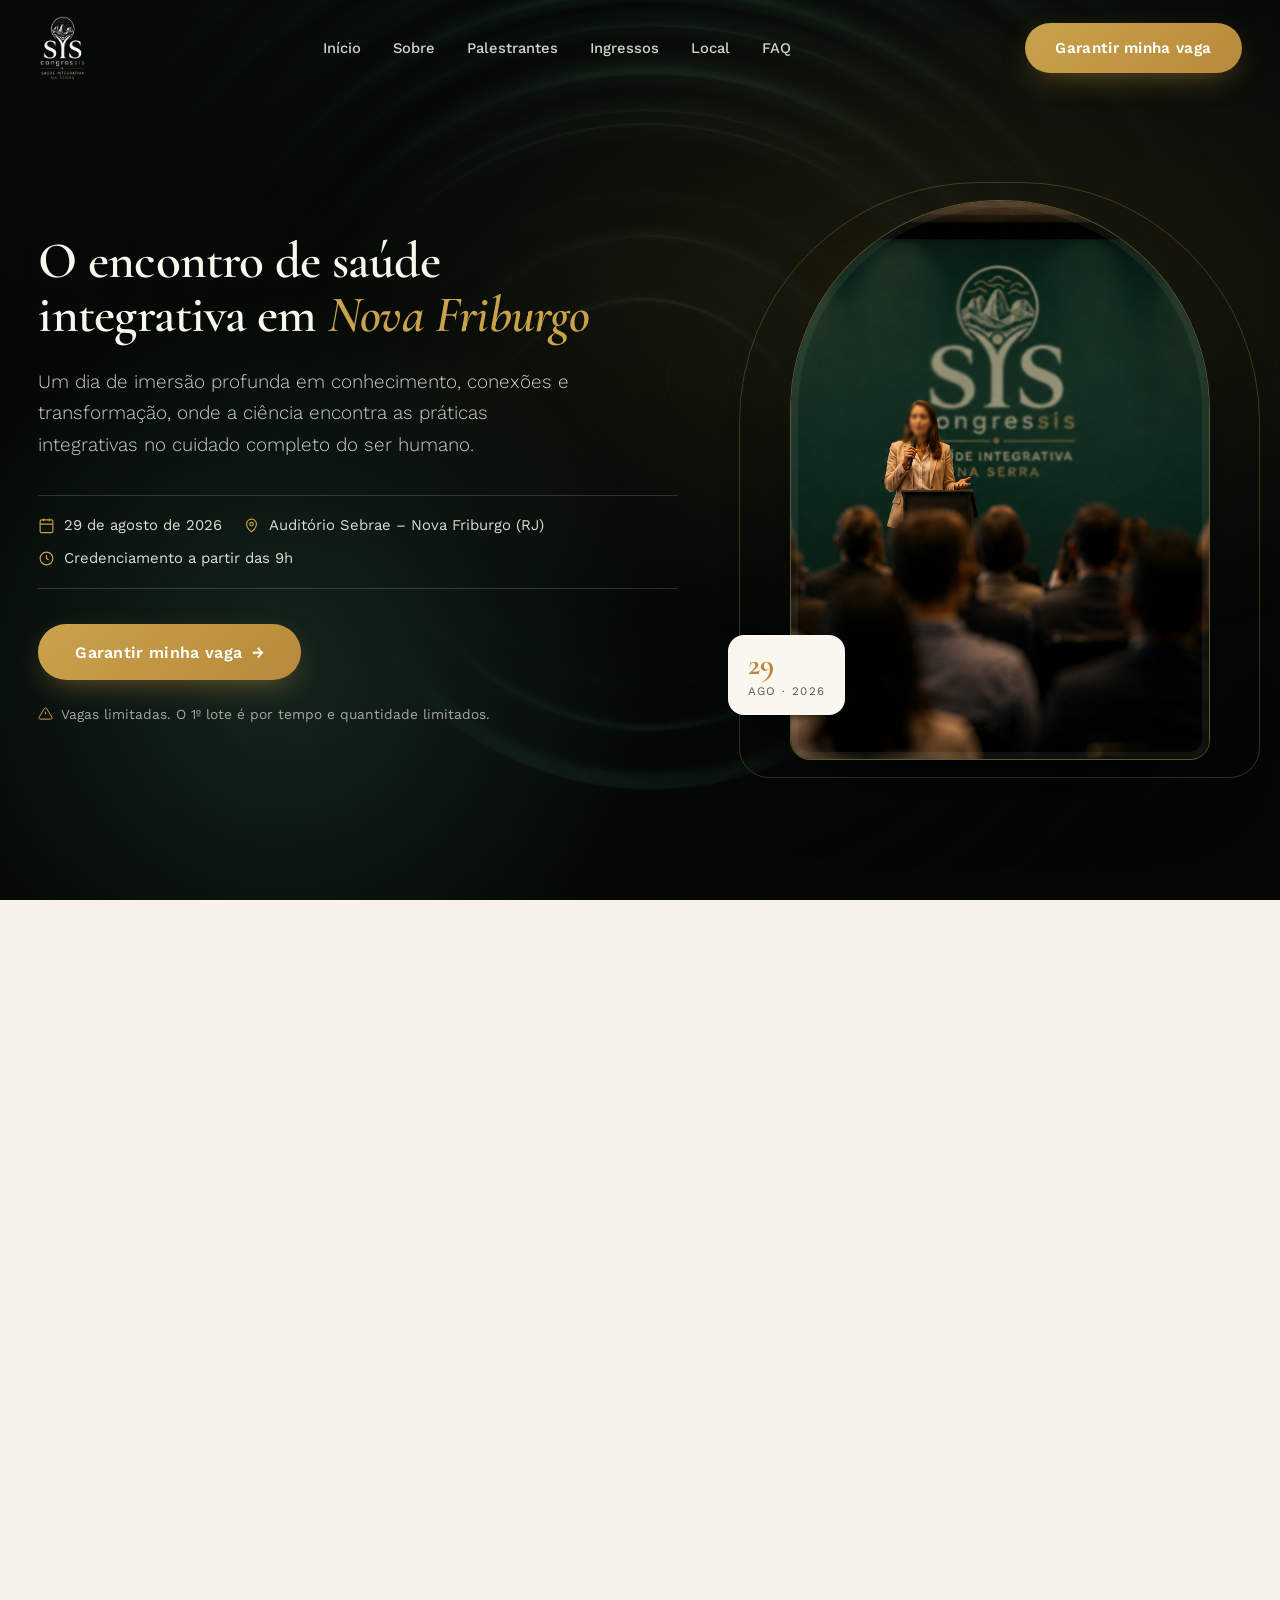
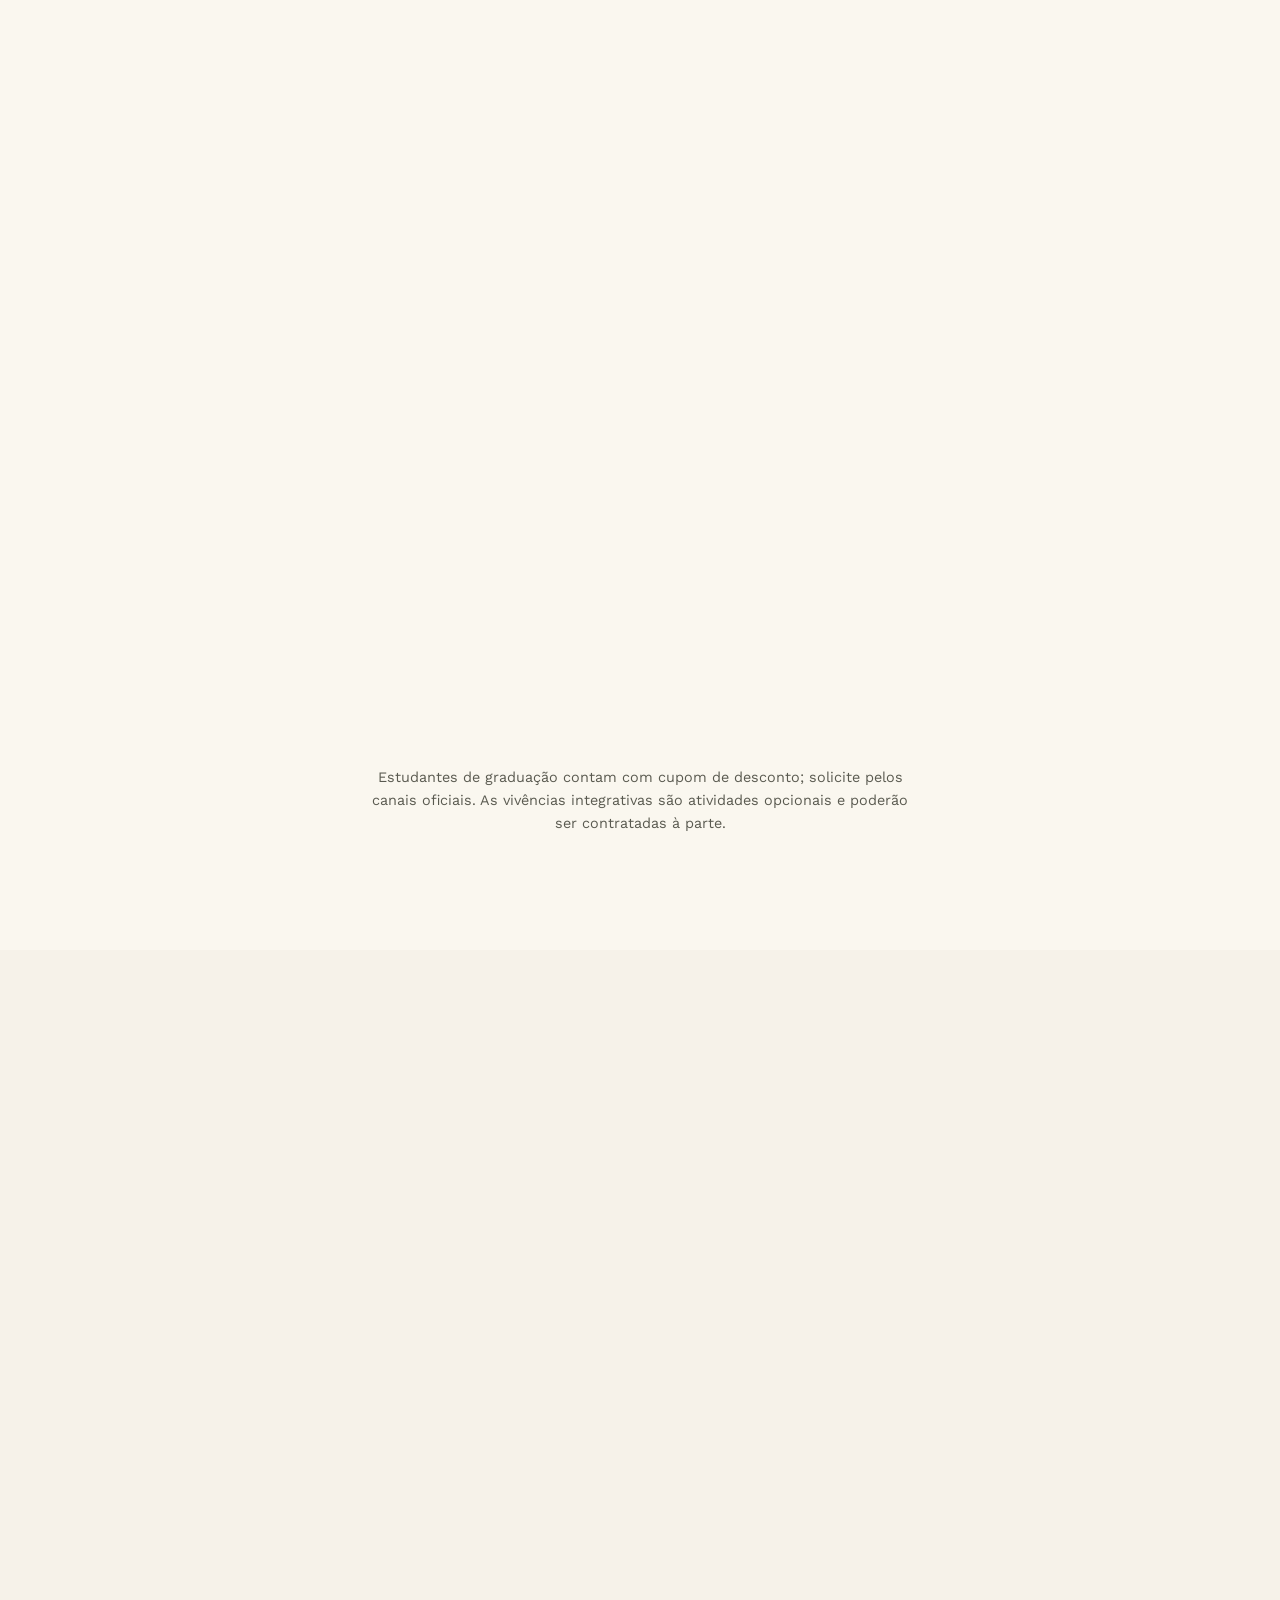
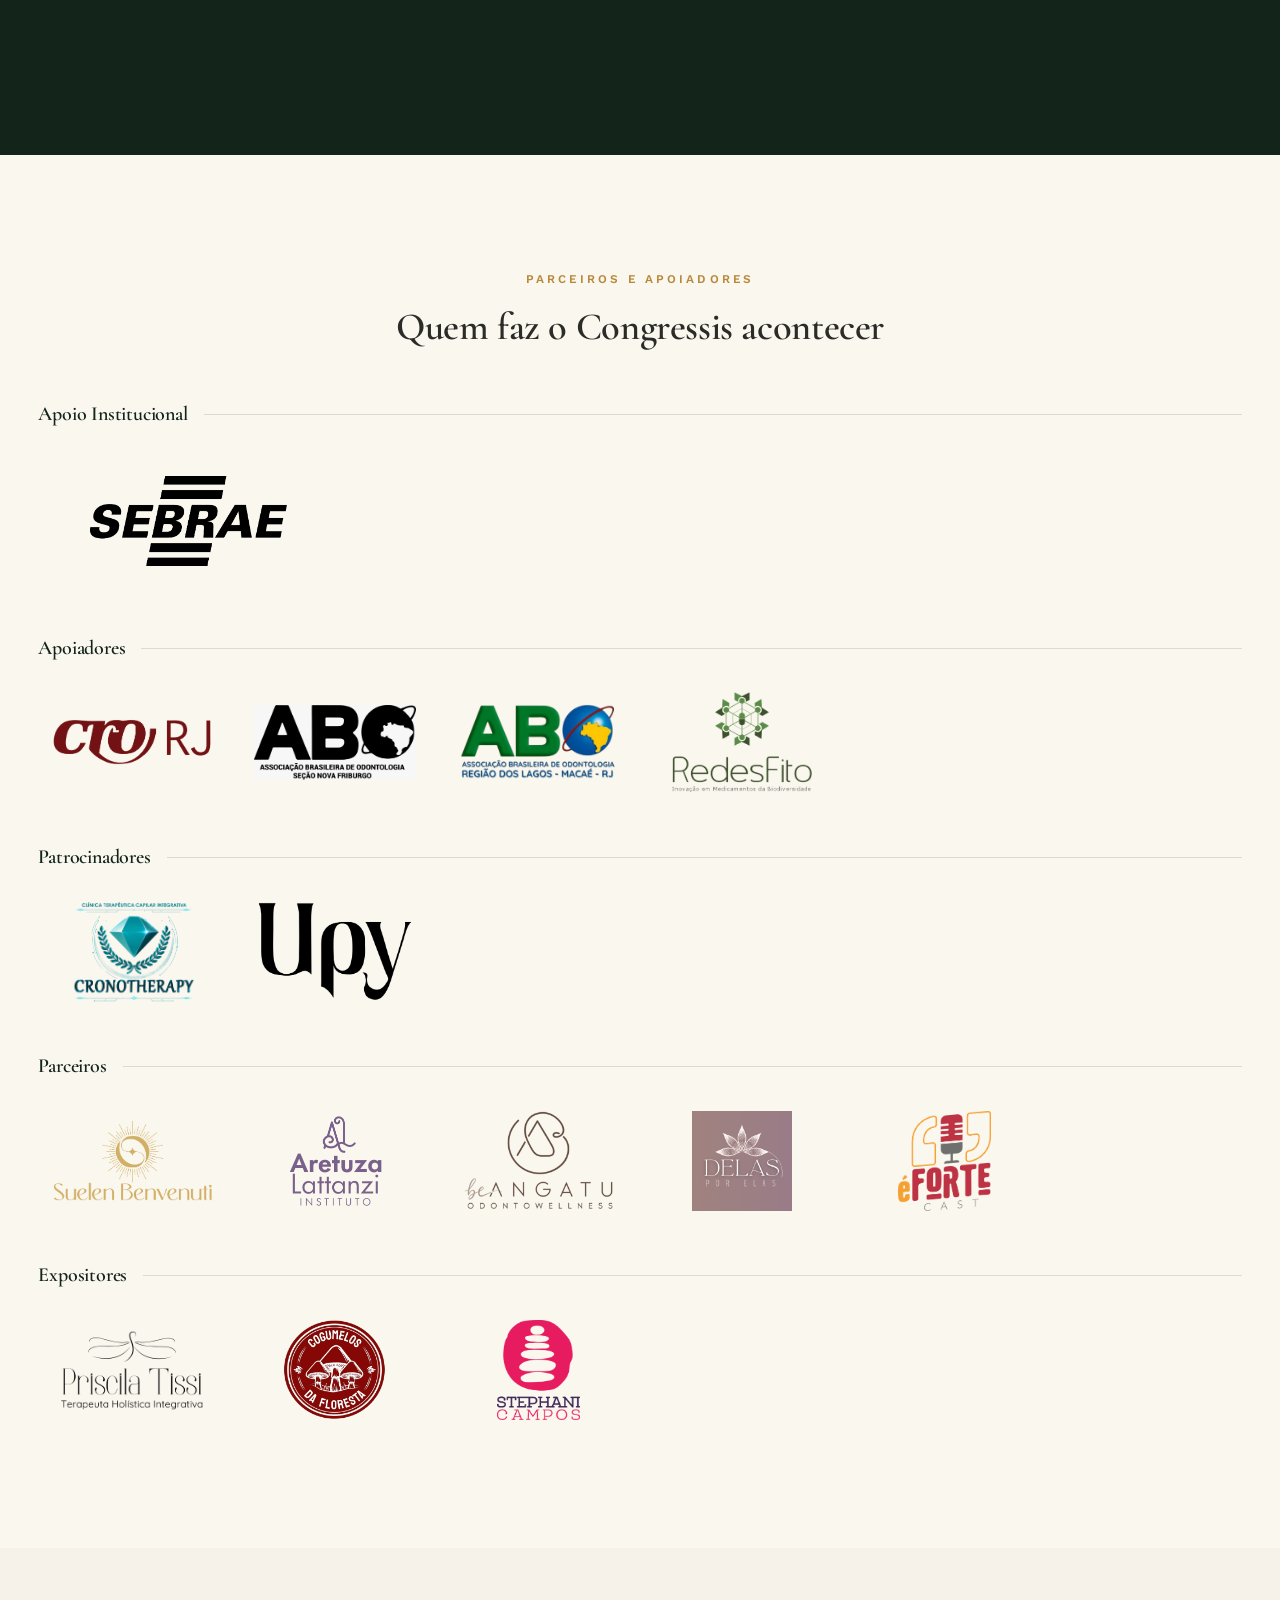
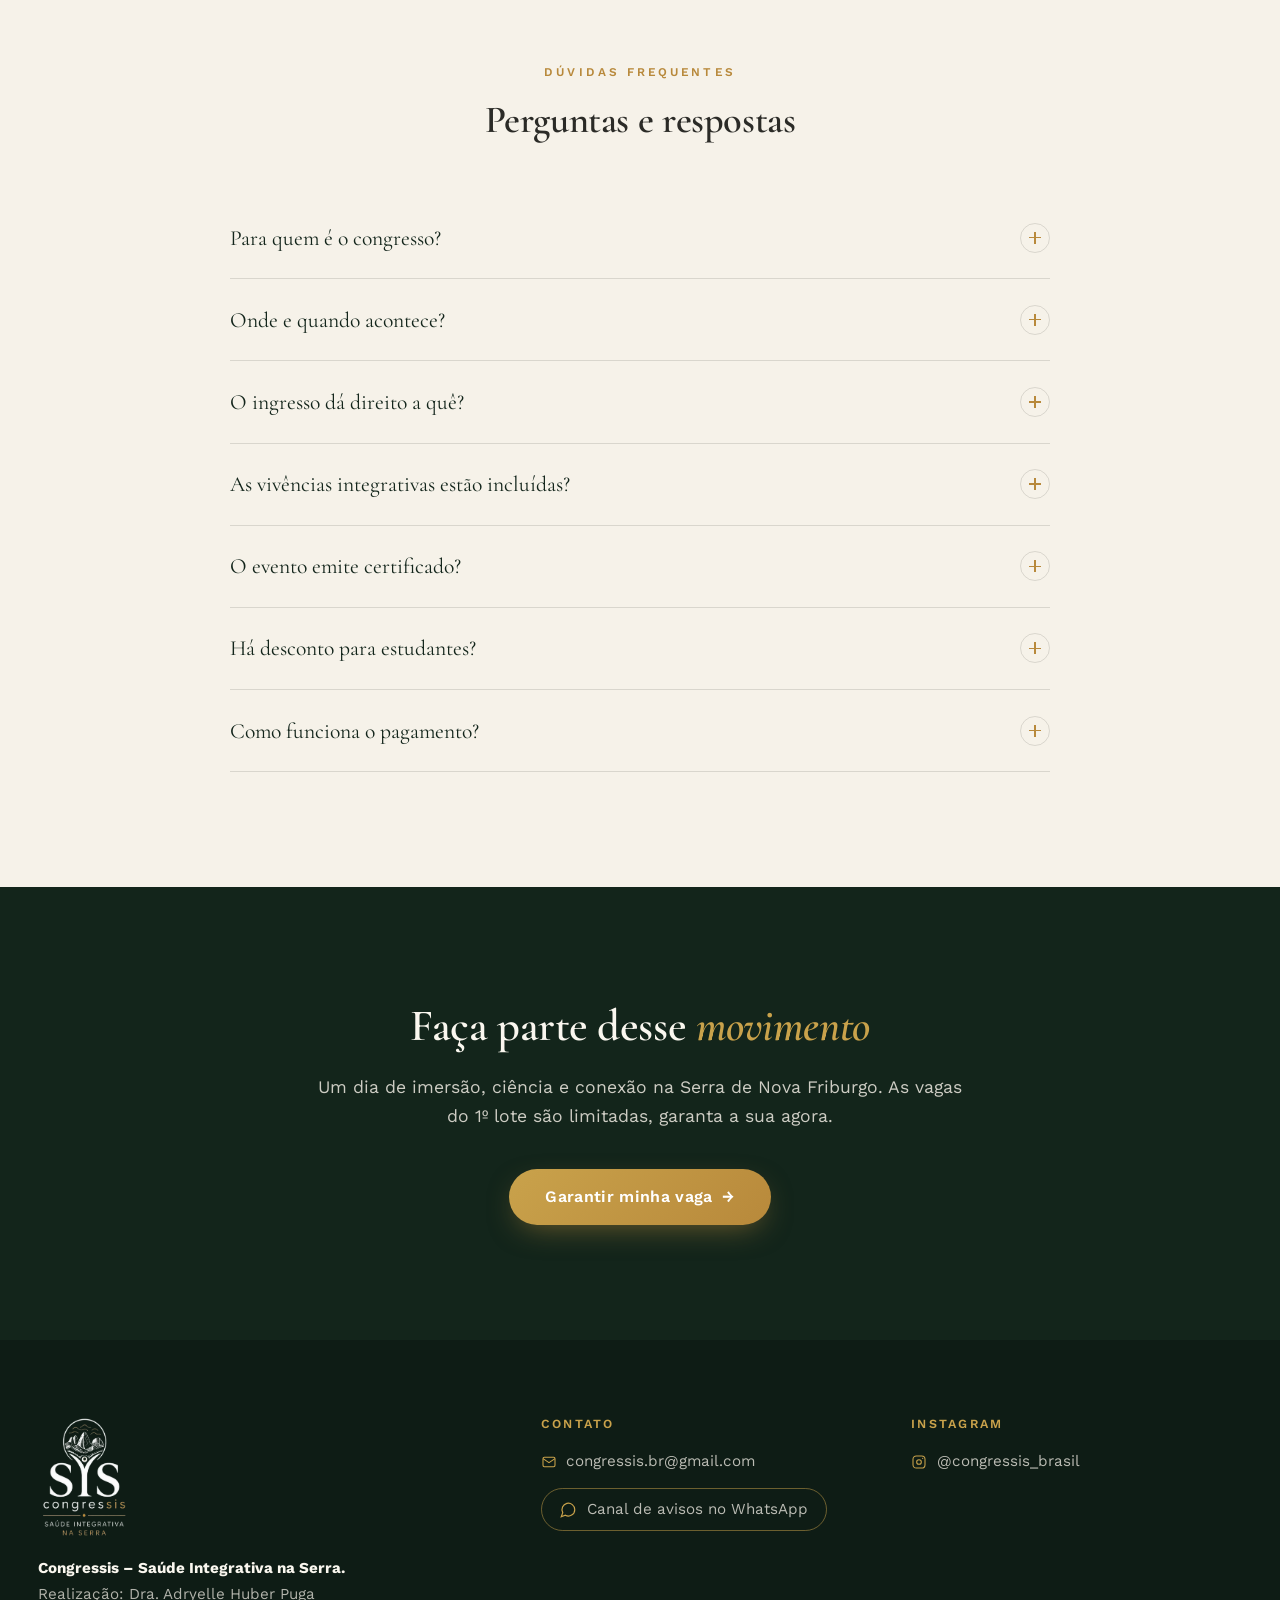
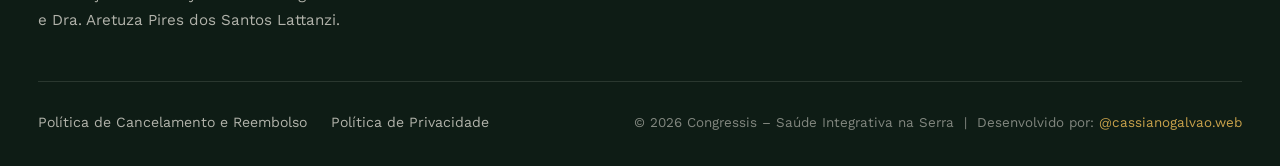
<file: preview/index.html>
﻿<!DOCTYPE html>
<html lang="pt-BR">
<head>
<meta charset="UTF-8">
<meta name="viewport" content="width=device-width, initial-scale=1.0">
<title>Congressis - Saúde Integrativa na Serra · 29 de agosto de 2026 · Nova Friburgo (RJ)</title>
<meta name="description" content="O encontro de saúde integrativa na Serra de Nova Friburgo. Um dia de imersão em ciência, práticas integrativas e conexões. 29 de agosto de 2026, Auditório Sebrae – Espaço Arp.">
<link rel="canonical" href="https://congressis.com.br/">
<meta property="og:type"        content="website">
<meta property="og:url"         content="https://congressis.com.br/">
<meta property="og:title"       content="Congressis – Saúde Integrativa na Serra · 29 ago 2026">
<meta property="og:description" content="Um dia de imersão em ciência, práticas integrativas e conexões. Nova Friburgo (RJ) · 29 de agosto de 2026.">
<meta property="og:image"       content="https://congressis.com.br/assets/imagemnova-hero-2.png">
<meta property="og:locale"      content="pt_BR">
<meta name="twitter:card"       content="summary_large_image">
<link rel="icon" type="image/png" href="assets/favicon-emblem.png">
<link rel="preconnect" href="https://fonts.googleapis.com">
<link rel="preconnect" href="https://fonts.gstatic.com" crossorigin>
<link href="https://fonts.googleapis.com/css2?family=Cormorant+Garamond:ital,wght@0,400;0,500;0,600;0,700;1,400;1,500;1,600&family=Work+Sans:wght@300;400;500;600&display=swap" rel="stylesheet">
<link rel="stylesheet" href="styles.css?v=2">
</head>
<body>

<!-- ===================== HEADER ===================== -->
<header class="hd" id="hd">
  <div class="wrap hd-inner">
    <a href="#top" class="brand" aria-label="Congressis — início">
      <img src="assets/logos/logo-branca-sem-fundo.png" alt="SYS Congressis" class="brand-logo logo-light-hd">
      <img src="assets/logos/logo verde novo.png" alt="SYS Congressis" class="brand-logo logo-dark-hd">
    </a>
    <nav class="nav" aria-label="Navegação principal">
      <a href="#top">Início</a>
      <a href="#sobre">Sobre</a>
      <a href="#palestrantes">Palestrantes</a>
      <a href="#ingressos">Ingressos</a>
      <a href="#local">Local</a>
      <a href="#faq">FAQ</a>
    </nav>
    <div class="hd-cta">
      <button class="btn btn-gold" data-modal-open>Garantir minha vaga</button>
      <button class="burger" id="burger" aria-label="Abrir menu"><span></span><span></span><span></span></button>
    </div>
  </div>
</header>

<!-- mobile menu -->
<div class="mmenu" id="mmenu">
  <button class="mmenu-close" id="mmClose" aria-label="Fechar menu"><svg viewBox="0 0 24 24" fill="none" stroke="currentColor" stroke-width="1.6"><path d="M18 6 6 18M6 6l12 12"/></svg></button>
  <a href="#top" data-mm>Início</a>
  <a href="#sobre" data-mm>Sobre</a>
  <a href="#palestrantes" data-mm>Palestrantes</a>
  <a href="#ingressos" data-mm>Ingressos</a>
  <a href="#local" data-mm>Local</a>
  <a href="#faq" data-mm>FAQ</a>
  <button class="btn btn-gold" data-modal-open data-mm>Garantir minha vaga</button>
</div>

<!-- ===================== HERO ===================== -->
<section class="hero" id="top">
  <div class="hero-texture"></div>
  <div class="hero-topo"></div>
  <div class="hero-nebula"></div>
  <div class="wrap hero-grid">
    <div class="hero-copy">
      <h1>O encontro de saúde integrativa em <em>Nova Friburgo</em></h1>
      <p class="sub">Um dia de imersão profunda em conhecimento, conexões e transformação, onde a ciência encontra as práticas integrativas no cuidado completo do ser humano.</p>

      <div class="hero-meta">
        <span class="mi"><svg viewBox="0 0 24 24" fill="none" stroke="currentColor" stroke-width="1.6"><rect x="3" y="4" width="18" height="18" rx="2"/><path d="M16 2v4M8 2v4M3 10h18"/></svg>29 de agosto de 2026</span>
        <span class="mi"><svg viewBox="0 0 24 24" fill="none" stroke="currentColor" stroke-width="1.6"><path d="M12 21s-7-5.2-7-11a7 7 0 0 1 14 0c0 5.8-7 11-7 11Z"/><circle cx="12" cy="10" r="2.5"/></svg>Auditório Sebrae – Nova Friburgo (RJ)</span>
        <span class="mi"><svg viewBox="0 0 24 24" fill="none" stroke="currentColor" stroke-width="1.6"><circle cx="12" cy="12" r="9"/><path d="M12 7v5l3 2"/></svg>Credenciamento a partir das 9h</span>
      </div>

      <div class="hero-cta">
        <button class="btn btn-gold btn-lg" data-modal-open>Garantir minha vaga <span class="arr">→</span></button>
      </div>
      <div class="hero-micro"><svg viewBox="0 0 24 24" fill="none" stroke="currentColor" stroke-width="1.6"><path d="M12 9v4M12 17h.01M10.3 3.9 1.8 18a2 2 0 0 0 1.7 3h17a2 2 0 0 0 1.7-3L13.7 3.9a2 2 0 0 0-3.4 0Z"/></svg><span>Vagas limitadas. O 1º lote é por tempo e quantidade limitados.</span></div>
    </div>

    <div class="hero-visual">
      <div class="hero-ring"></div>
      <div class="hero-frame">
        <img src="assets/imagemnova-hero-2.png" alt="Vista aérea da Serra de Nova Friburgo" style="object-position:center 65%">
      </div>
      <div class="hero-badge">
        <span class="n">29</span>
        <span class="l">Ago · 2026</span>
      </div>
    </div>
  </div>
</section>

<!-- ===================== SOBRE ===================== -->
<section class="sec bg-cream-alt" id="sobre">
  <div class="wrap sobre-grid">
    <div class="sobre-aside reveal">
      <div class="sobre-img">
        <img src="assets/sobre-palestra.jpg" alt="Palestra em congresso" style="width:100%;height:100%;object-fit:cover;object-position:center 30%">
      </div>
      <div class="sobre-quote">
        <p>"A verdadeira transformação da saúde acontece quando o cuidado é centrado na pessoa e vai além da doença."</p>
      </div>
    </div>
    <div class="sobre-body reveal">
      <span class="eyebrow">O que é</span>
      <h2 class="head" style="margin-top:1.1rem">Mais do que um congresso, uma experiência transformadora</h2>
      <div style="margin-top:2rem">
        <p>O <strong>Congressis – Saúde Integrativa na Serra</strong> nasce com o propósito de reunir profissionais da saúde, estudantes e interessados no cuidado integral do ser humano para um dia de aprendizado, troca de experiências e conexão.</p>
        <p>O congresso apresenta uma visão ampliada da saúde, integrando conhecimento científico, práticas integrativas e abordagens complementares que podem atuar como coadjuvantes na promoção da saúde, na prevenção de doenças e na melhoria da qualidade de vida.</p>
        <p>Mais do que um congresso, o Congressis busca proporcionar uma experiência transformadora, aproximando profissionais de diferentes áreas e promovendo uma visão mais humanizada e integrativa do cuidado.</p>
      </div>
    </div>
  </div>
</section>

<!-- ===================== PILARES ===================== -->
<section class="sec bg-cream">
  <div class="wrap">
    <div class="head head--center reveal">
      <span class="eyebrow">Os pilares</span>
      <h2>Cinco pilares, um cuidado completo</h2>
    </div>
    <div class="pilares">
      <div class="pilar reveal">
        <div class="pilar-ic"><svg viewBox="0 0 24 24" fill="none" stroke="currentColor" stroke-width="1.5"><path d="M9 3h6M10 3v6.5L5.5 17a2.5 2.5 0 0 0 2.2 3.7h8.6a2.5 2.5 0 0 0 2.2-3.7L14 9.5V3"/><path d="M8 14h8"/></svg></div>
        <h3>Ciência</h3><p>e evidências</p>
      </div>
      <div class="pilar reveal">
        <div class="pilar-ic"><svg viewBox="0 0 24 24" fill="none" stroke="currentColor" stroke-width="1.5"><path d="M11 20A7 7 0 0 1 9.8 6.1C13 5 17 5 19 4c0 2-.5 12-8 16Z"/><path d="M9 21c0-4 1.5-7.5 4.5-10"/></svg></div>
        <h3>Natureza</h3><p>e sabedoria</p>
      </div>
      <div class="pilar reveal">
        <div class="pilar-ic"><svg viewBox="0 0 24 24" fill="none" stroke="currentColor" stroke-width="1.5"><circle cx="9" cy="8" r="3"/><path d="M3 20a6 6 0 0 1 12 0"/><circle cx="17" cy="9" r="2.4"/><path d="M16 14.5a5 5 0 0 1 5 5"/></svg></div>
        <h3>Pessoas</h3><p>e propósito</p>
      </div>
      <div class="pilar reveal">
        <div class="pilar-ic"><svg viewBox="0 0 24 24" fill="none" stroke="currentColor" stroke-width="1.5"><path d="M12 3v18M5 8l7-5 7 5M5 8v8l7 5 7-5V8"/></svg></div>
        <h3>Transformação</h3><p>e vida</p>
      </div>
      <div class="pilar reveal">
        <div class="pilar-ic"><svg viewBox="0 0 24 24" fill="none" stroke="currentColor" stroke-width="1.5"><path d="M3 12h4l2-7 4 14 2-7h6"/></svg></div>
        <h3>Equilíbrio</h3><p>e bem-estar</p>
      </div>
    </div>
  </div>
</section>

<!-- ===================== PARA QUEM ===================== -->
<section class="sec bg-cream-alt">
  <div class="wrap">
    <div class="head head--center reveal">
      <span class="eyebrow">Para quem é</span>
      <h2>Para quem é o Congressis?</h2>
      <p class="lead">Um encontro para profissionais, estudantes e empreendedores que acreditam em uma saúde mais integrada, humana e baseada em evidências.</p>
    </div>
    <div class="tags reveal">
      <span class="tag">Dentistas</span>
      <span class="tag">Médicos</span>
      <span class="tag">Biomédicos</span>
      <span class="tag">Enfermeiros</span>
      <span class="tag">Fisioterapeutas</span>
      <span class="tag">Psicólogos</span>
      <span class="tag">Nutricionistas</span>
      <span class="tag">Terapeutas integrativos</span>
    </div>
  </div>
</section>

<!-- ===================== O QUE VAI VIVER ===================== -->
<section class="sec bg-green">
  <div class="wrap">
    <div class="head head--center reveal">
      <span class="eyebrow eyebrow--light">O que você vai viver</span>
      <h2 style="color:var(--cream-2)">Um dia inteiro de conteúdo, prática e conexão</h2>
    </div>
    <div class="viver-grid">
      <div class="viver-card reveal">
        <div class="viver-ic"><svg viewBox="0 0 24 24" fill="none" stroke="currentColor" stroke-width="1.5"><path d="M4 19.5V5a2 2 0 0 1 2-2h12a1 1 0 0 1 1 1v15M6 17h13M6 21h13"/></svg></div>
        <h3>Conteúdo Científico</h3>
        <p>Conhecimento atualizado, evidências e aplicações práticas para o cuidado integral.</p>
      </div>
      <div class="viver-card reveal">
        <div class="viver-ic"><svg viewBox="0 0 24 24" fill="none" stroke="currentColor" stroke-width="1.5"><path d="M12 21s-7-5.2-7-11a7 7 0 0 1 14 0c0 5.8-7 11-7 11Z"/><circle cx="12" cy="10" r="2.5"/></svg></div>
        <h3>Vivências Integrativas</h3>
        <p>Experiências que unem ciência, bem-estar e práticas complementares em saúde.</p>
      </div>
      <div class="viver-card reveal">
        <div class="viver-ic"><svg viewBox="0 0 24 24" fill="none" stroke="currentColor" stroke-width="1.5"><circle cx="9" cy="8" r="3"/><path d="M3 20a6 6 0 0 1 12 0"/><circle cx="17.5" cy="9" r="2.3"/><path d="M16 14.5a5 5 0 0 1 5 5"/></svg></div>
        <h3>Networking</h3>
        <p>Trocas, conexões e oportunidades entre profissionais de diferentes especialidades.</p>
      </div>
      <div class="viver-card reveal">
        <div class="viver-ic"><svg viewBox="0 0 24 24" fill="none" stroke="currentColor" stroke-width="1.5"><path d="M3 9h18M3 9l2-5h14l2 5M3 9v10a1 1 0 0 0 1 1h16a1 1 0 0 0 1-1V9M9 13h6"/></svg></div>
        <h3>Feira de Expositores</h3>
        <p>Empresas, produtos e soluções inovadoras para uma saúde mais integrada.</p>
      </div>
    </div>
  </div>
</section>

<!-- ===================== PALESTRANTES ===================== -->
<section class="sec bg-cream-alt" id="palestrantes">
  <div class="wrap">
    <div class="head head--center reveal">
      <span class="eyebrow">Palestrantes</span>
      <h2>Quem vai estar no palco</h2>
    </div>

    <div class="day-band reveal">
      <span class="di"><b>9h</b><span>Credenciamento</span></span>
      <span class="di"><b>9h30</b><span>Abertura oficial</span></span>
      <span class="di"><b>17h</b><span>Encerramento</span></span>
      <span class="note">Ordem e horários das palestras em breve</span>
    </div>

    <div class="speakers">
      <article class="speaker reveal">
        <div class="sp-photo">
          <div class="circle"><img src="assets/speakers/flavia.jpeg" alt="Flávia Karina"></div>
        </div>
        <h3>Flávia Karina</h3>
        <p class="cred">Especialista em Periodontia · Odontologia Integrativa e Biológica · Formação em Ozonioterapia · Gestão Estratégica de Consultórios</p>
        <p class="talk">Da odontologia convencional à clínica integrativa: como aumentar autoridade, diferenciação e faturamento.</p>
      </article>

      <article class="speaker reveal">
        <div class="sp-photo">
          <div class="circle"><img src="assets/speakers/jean.jpeg" alt="Jean Baptiste Bonillo-Tomazelli"></div>
          <span class="sp-flag" title="França"><i class="b"></i><i class="w"></i><i class="r"></i></span>
        </div>
        <h3>Jean Baptiste Bonillo-Tomazelli</h3>
        <p class="cred">Professor e terapeuta Floral de Bach pela Escola de Bach (Inglaterra)</p>
        <p class="talk">TDAH e Saúde Emocional: a contribuição dos Florais de Bach no acompanhamento das pessoas com TDAH e de suas famílias.</p>
      </article>

      <article class="speaker reveal">
        <div class="sp-photo">
          <div class="circle"><img src="assets/speakers/suellen.png" alt="Suellen Benvênuti"></div>
        </div>
        <h3>Suellen Benvênuti</h3>
        <p class="cred">Mestra em Reiki, Terapeuta Vibracional e especialista em Desenvolvimento Humano</p>
        <p class="talk">Reiki na Saúde Integrativa: da evidência científica à humanização do cuidado.</p>
      </article>

      <article class="speaker reveal">
        <div class="sp-photo">
          <div class="circle"><img src="assets/speakers/andrea.jpeg" alt="Andréa Pirazzo"></div>
        </div>
        <h3>Andréa Pirazzo</h3>
        <p class="cred">Especialista em Harmonização Orofacial · Pós em Saúde Integrativa / Odonto Biológica · Especialista em Biofísica · Terapias Bioenergéticas e Biorressonância</p>
        <p class="talk">Odontologia e estética sob a ótica da saúde integrativa.</p>
      </article>

      <article class="speaker reveal">
        <div class="sp-photo">
          <div class="circle"><img src="assets/speakers/gabriela-fernanda.png" alt="Gabriela Borba e Fernanda Borba"></div>
        </div>
        <h3>Gabriela e Fernanda Borba</h3>
        <p class="cred">Fisioterapeuta Dermatofuncional · Esteticista e Empresária</p>
        <p class="talk">Ozonioterapia na Estética Moderna: longevidade e saúde.</p>
      </article>

      <article class="speaker reveal">
        <div class="sp-photo">
          <div class="circle"><img src="assets/speakers/danielle.jpeg" alt="Danielle Murta"></div>
        </div>
        <h3>Danielle Murta</h3>
        <p class="cred">Cirurgiã-dentista. Ortodontia, Odontologia Hospitalar e Laserterapia</p>
        <p class="talk">Laserterapia na Odontologia: modulando inflamação, dor e regeneração para uma saúde além da cavidade oral.</p>
      </article>
    </div>
  </div>
</section>

<!-- ===================== DIFERENCIAIS ===================== -->
<section class="sec bg-cream">
  <div class="wrap">
    <div class="head head--center reveal">
      <span class="eyebrow">Mais do que um congresso</span>
      <h2>O que torna o Congressis único</h2>
    </div>
    <div class="dif-grid">
      <div class="dif reveal"><div class="dif-num">01</div><h3>Um evento pioneiro na região</h3><p>O primeiro congresso da Serra Fluminense voltado à saúde integrativa e multidisciplinar.</p></div>
      <div class="dif reveal"><div class="dif-num">02</div><h3>Ciência que gera transformação</h3><p>Conhecimento atualizado, baseado em evidências e aplicável à prática clínica.</p></div>
      <div class="dif reveal"><div class="dif-num">03</div><h3>Conexões que ampliam possibilidades</h3><p>Trocas entre profissionais de diferentes especialidades, promovendo novas perspectivas e oportunidades.</p></div>
      <div class="dif reveal"><div class="dif-num">04</div><h3>Experiência além das palestras</h3><p>Vivências integrativas e momentos de autocuidado que tornam o aprendizado mais completo.</p></div>
    </div>
  </div>
</section>

<!-- ===================== LOCAL ===================== -->
<section class="sec bg-cream-alt" id="local">
  <div class="wrap local-grid">
    <div class="local-info reveal">
      <span class="eyebrow">Onde acontece</span>
      <h2 class="head" style="margin-top:1.1rem">Na Serra, num espaço à altura do encontro</h2>
      <div class="local-card">
        <div class="name">Auditório Sebrae – Espaço Arp</div>
        <div class="addr">Avenida Conselheiro Julius Arp, 80<wbr> — Bloco&nbsp;2<br>Nova Friburgo – RJ</div>
        <a class="btn btn-outline" href="https://www.google.com/maps/search/?api=1&query=Espa%C3%A7o+Sebrae+Avenida+Conselheiro+Julius+Arp+80+Nova+Friburgo+RJ" target="_blank" rel="noopener">
          <svg viewBox="0 0 24 24" fill="none" stroke="currentColor" stroke-width="1.6" style="width:18px;height:18px"><path d="M9 20 3 22V6l6-2m0 16 6 2m-6-2V4m6 18 6-2V4l-6 2m0 16V6"/></svg>
          Como chegar
        </a>
      </div>
    </div>
    <div class="local-map reveal">
      <iframe title="Mapa — Espaço Sebrae, Nova Friburgo" loading="lazy" referrerpolicy="no-referrer-when-downgrade" src="https://www.google.com/maps?q=Avenida%20Conselheiro%20Julius%20Arp%2C%2080%2C%20Nova%20Friburgo%2C%20RJ&output=embed"></iframe>
    </div>
  </div>
</section>

<!-- ===================== INGRESSOS ===================== -->
<section class="sec bg-cream" id="ingressos">
  <div class="wrap">
    <div class="head head--center reveal">
      <span class="eyebrow">Ingressos</span>
      <h2>Garanta sua vaga no 1º lote</h2>
    </div>
    <div class="ticket-wrap reveal">
      <div class="ticket">
        <span class="ticket-tag">Vagas limitadas · 1º lote por tempo limitado</span>
        <div class="ticket-lote">1º Lote</div>
        <div class="ticket-price"><span class="cur">R$</span><span class="val">197</span><span class="cents">,00</span></div>
        <ul class="ticket-feats">
          <li><svg viewBox="0 0 24 24" fill="none" stroke="currentColor" stroke-width="2"><path d="M20 6 9 17l-5-5"/></svg>Acesso a todas as palestras</li>
          <li><svg viewBox="0 0 24 24" fill="none" stroke="currentColor" stroke-width="2"><path d="M20 6 9 17l-5-5"/></svg>Certificado de participação</li>
          <li><svg viewBox="0 0 24 24" fill="none" stroke="currentColor" stroke-width="2"><path d="M20 6 9 17l-5-5"/></svg>Feira de expositores</li>
          <li><svg viewBox="0 0 24 24" fill="none" stroke="currentColor" stroke-width="2"><path d="M20 6 9 17l-5-5"/></svg>Participação nos sorteios</li>
          <li><svg viewBox="0 0 24 24" fill="none" stroke="currentColor" stroke-width="2"><path d="M20 6 9 17l-5-5"/></svg>Networking com profissionais da região</li>
        </ul>
        <button class="btn btn-gold btn-lg" data-modal-open>Garantir minha vaga <span class="arr">→</span></button>
        <div class="ticket-seal"><svg viewBox="0 0 24 24" fill="none" stroke="currentColor" stroke-width="1.6"><rect x="4" y="10" width="16" height="11" rx="2"/><path d="M8 10V7a4 4 0 0 1 8 0v3"/></svg>Compra 100% segura</div>
      </div>
    </div>
    <p class="ticket-note">Estudantes de graduação contam com cupom de desconto; solicite pelos canais oficiais. As vivências integrativas são atividades opcionais e poderão ser contratadas à parte.</p>
  </div>
</section>

<!-- ===================== IDEALIZADORAS ===================== -->
<section class="sec bg-cream-alt">
  <div class="wrap">
    <div class="head reveal">
      <span class="eyebrow">Quem realiza</span>
      <h2>Idealizadoras</h2>
      <p class="lead">Um evento idealizado por quem vive a saúde integrativa na prática.</p>
    </div>
    <div class="ideal">
      <article class="ideal-row reveal">
        <div class="ideal-photo">
          <div class="frame"><img src="assets/organizers/adryelle.png" alt="Dra. Adryelle Huber Puga"></div>
        </div>
        <div class="ideal-text">
          <div class="ideal-role">Coidealizadora</div>
          <h3 class="ideal-name">Dra. Adryelle Huber Puga</h3>
          <p class="ideal-tagline">Transformando a prática odontológica por meio da estética, da reabilitação oral e da saúde integrativa, unindo ciência, bem-estar e cuidado centrado no ser humano.</p>
          <p class="ideal-bio">Com mais de 20 anos dedicados à saúde, construiu uma trajetória marcada pela atuação clínica, acadêmica e empreendedora. Cirurgiã-dentista, professora e empresária, iniciou sua carreira na Prótese Dentária, atuando posteriormente como docente e coordenadora de curso técnico na área. Possui formação complementar em Prótese sobre Implantes, pós-graduação em Aromaterapia Clínica e é pós-graduanda em Saúde Integrativa. É criadora do método OdontoWellness®, fundadora do Be Angatu e diretora executiva do Projeto Delas por Elas, iniciativa voltada à reabilitação odontológica de mulheres em situação de vulnerabilidade. Sua atuação é pautada na integração entre ciência, prevenção, qualidade de vida e desenvolvimento humano, acreditando que a verdadeira transformação da saúde acontece quando o cuidado ultrapassa a doença e contempla o indivíduo de forma integral.</p>
        </div>
      </article>
      <article class="ideal-row reveal">
        <div class="ideal-photo">
          <div class="frame"><img src="assets/organizers/aretuza.jpeg" alt="Dra. Aretuza Pires dos Santos Lattanzi" style="transform:scale(1.35);transform-origin:50% 18%"></div>
        </div>
        <div class="ideal-text">
          <div class="ideal-role">Coidealizadora</div>
          <h3 class="ideal-name">Dra. Aretuza Pires dos Santos Lattanzi</h3>
          <p class="ideal-tagline">Transformando a saúde pública, a odontologia e o desenvolvimento humano através da ciência, gestão e inovação.</p>
          <p class="ideal-bio">Com mais de 21 anos de experiência, construiu uma trajetória marcada pela liderança, excelência acadêmica e atuação estratégica na saúde coletiva. Referência em Políticas Públicas de Saúde, é Mestra e Doutoranda em Odontologia (linha de pesquisa em Saúde Coletiva), Especialista em Odontologia do Trabalho, com pós-graduações em Saúde da Família, Gestão de Organização Pública de Saúde e Saúde Complementar e Integrativa, além de MBA em Desenvolvimento Humano. Destaca-se por sua atuação em instituições e espaços de representação profissional: membro do CABSIN; Conselheira e Coordenadora da Comissão de Odontologia do Trabalho do CRO-RJ; membro das Comissões de Práticas Integrativas e de Políticas Públicas do CRO-RJ; Coordenadora da VISAT; Presidente do Conselho Municipal de Saúde de Cantagalo (RJ); colunista do Portal Serra News RJ; e fundadora do Instituto Aretuza Lattanzi.</p>
        </div>
      </article>
    </div>
  </div>
</section>

<!-- ===================== PROPÓSITO ===================== -->
<section class="sec bg-green">
  <div class="wrap">
    <div class="head head--center reveal">
      <span class="eyebrow eyebrow--light">Propósito</span>
      <h2 style="color:var(--cream-2)">O que nos move</h2>
    </div>
    <div class="prop-grid">
      <div class="prop-card reveal">
        <div class="k"><svg viewBox="0 0 24 24" fill="none" stroke="currentColor" stroke-width="1.5"><circle cx="12" cy="12" r="9"/><circle cx="12" cy="12" r="4.5"/><circle cx="12" cy="12" r="1"/></svg><h3>Missão</h3></div>
        <p>Promover conhecimento, atualização profissional e conexões estratégicas por meio da integração entre ciência, saúde e práticas integrativas, ampliando a compreensão do cuidado humano e estimulando a inovação na saúde.</p>
      </div>
      <div class="prop-card reveal">
        <div class="k"><svg viewBox="0 0 24 24" fill="none" stroke="currentColor" stroke-width="1.5"><path d="M2 12s3.5-7 10-7 10 7 10 7-3.5 7-10 7-10-7-10-7Z"/><circle cx="12" cy="12" r="3"/></svg><h3>Visão</h3></div>
        <p>Fortalecer a saúde integrativa na Região Serrana por meio da conexão entre profissionais, empresas e instituições, promovendo conhecimento, inovação e uma abordagem mais humana, científica e interdisciplinar do cuidado.</p>
      </div>
      <div class="valores reveal">
        <div class="k"><svg viewBox="0 0 24 24" fill="none" stroke="currentColor" stroke-width="1.5" style="width:24px;height:24px;color:var(--gold-light)"><path d="M12 21s-7-4.4-7-10a4.2 4.2 0 0 1 7-3 4.2 4.2 0 0 1 7 3c0 5.6-7 10-7 10Z"/></svg><h3 style="color:var(--cream-2)">Valores</h3></div>
        <div class="chips">
          <span>Ética</span><span>Ciência</span><span>Humanização</span><span>Respeito ao indivíduo</span><span>Integração de saberes</span><span>Inovação</span><span>Bem-estar</span><span>Desenvolvimento profissional</span>
        </div>
      </div>
    </div>
  </div>
</section>

<!-- ===================== PARCEIROS E APOIADORES ===================== -->
<section class="sec bg-cream">
  <div class="wrap">
    <div class="head head--center reveal">
      <span class="eyebrow">Parceiros e Apoiadores</span>
      <h2>Quem faz o Congressis acontecer</h2>
    </div>
    <div class="support">

      <!-- Bloco 1 — Apoio Institucional -->
      <div class="support-group support-group--inst reveal">
        <div class="gh gh--center"><h3>Apoio Institucional</h3><span class="ln"></span></div>
        <div class="logo-grid logo-grid--center">
          <div class="logo-slot logo-slot--lg">
            <img src="assets/logos/SEBRAE-nacional-preto.png" alt="Sebrae" loading="lazy">
          </div>
        </div>
      </div>

      <!-- Bloco 2 — Apoiadores -->
      <div class="support-group reveal">
        <div class="gh"><h3>Apoiadores</h3><span class="ln"></span></div>
        <div class="logo-grid">
          <div class="logo-slot"><img src="assets/logos/logo-cro-rj.png" alt="CRO-RJ" loading="lazy"></div>
          <div class="logo-slot"><img src="assets/logos/logos-15-06-2026/PHOTO-2026-06-13-10-46-39.jpg.jpeg" alt="ABO Rio de Janeiro" loading="lazy"></div>
          <div class="logo-slot"><img src="assets/logos/logos-15-06-2026/logo-nova-abo.png" alt="ABO Região dos Lagos" loading="lazy"></div>
          <div class="logo-slot logo-slot--fitos"><img src="assets/logos/logos-15-06-2026/logo-redesfito-vertical (1) (2).png" alt="Rede Fitos" loading="lazy"></div>
        </div>
      </div>

      <!-- Bloco 3 — Patrocinadores -->
      <div class="support-group reveal">
        <div class="gh"><h3>Patrocinadores</h3><span class="ln"></span></div>
        <div class="logo-grid">
          <div class="logo-slot"><img src="assets/logos/logos-15-06-2026/cronotherapy-photoroom.png" alt="Cronotherapy" loading="lazy"></div>
          <div class="logo-slot"><img src="assets/logos/logos-16-06-2026/logo-upy.png" alt="Upy" loading="lazy"></div>
        </div>
      </div>

      <!-- Bloco 4 — Parceiros -->
      <div class="support-group reveal">
        <div class="gh"><h3>Parceiros</h3><span class="ln"></span></div>
        <div class="logo-grid">
          <div class="logo-slot"><img src="assets/logos/logos-16-06-2026/logo-suelen.png" alt="Suelen" loading="lazy"></div>
          <div class="logo-slot"><img src="assets/logos/logos-16-06-2026/aretuza.png" alt="Aretuza Lattanzi" loading="lazy"></div>
          <div class="logo-slot"><img src="assets/logos/logos-16-06-2026/be-angatu.png" alt="Be Angatu" loading="lazy"></div>
          <div class="logo-slot"><img src="assets/logos/logos-16-06-2026/delas-por-elas.jpeg" alt="Delas por Elas" loading="lazy"></div>
          <div class="logo-slot"><img src="assets/logos/logos-16-06-2026/efc-logo.png" alt="É Forte Cast" loading="lazy"></div>
        </div>
      </div>

      <!-- Bloco 5 — Expositores -->
      <div class="support-group reveal">
        <div class="gh"><h3>Expositores</h3><span class="ln"></span></div>
        <div class="logo-grid">
          <div class="logo-slot"><img src="assets/logos/logos-15-06-2026/Logo Preto PNG.png" alt="Priscila Tissi" loading="lazy"></div>
          <div class="logo-slot"><img src="assets/logos/logos-16-06-2026/cogumelos-da-floresta.png" alt="Cogumelos da Floresta" loading="lazy"></div>
          <div class="logo-slot"><img src="assets/logos/logos-16-06-2026/stephani-campos.png" alt="Stephani Campos" loading="lazy"></div>
        </div>
      </div>

    </div>
  </div>
</section>

<!-- ===================== FAQ ===================== -->
<section class="sec bg-cream-alt" id="faq">
  <div class="wrap">
    <div class="head head--center reveal">
      <span class="eyebrow">Dúvidas frequentes</span>
      <h2>Perguntas e respostas</h2>
    </div>
    <div class="faq reveal">
      <div class="faq-item">
        <button class="faq-q">Para quem é o congresso?<span class="faq-ic"></span></button>
        <div class="faq-a"><p>Para profissionais e estudantes da saúde, terapeutas integrativos e qualquer pessoa interessada em bem-estar e qualidade de vida.</p></div>
      </div>
      <div class="faq-item">
        <button class="faq-q">Onde e quando acontece?<span class="faq-ic"></span></button>
        <div class="faq-a"><p>No Auditório Sebrae – Espaço Arp, em Nova Friburgo (RJ), em 29 de agosto de 2026. Credenciamento às 9h, abertura às 9h30 e atividades até as 17h.</p></div>
      </div>
      <div class="faq-item">
        <button class="faq-q">O ingresso dá direito a quê?<span class="faq-ic"></span></button>
        <div class="faq-a"><p>Acesso a todas as palestras, certificado de participação, feira de expositores, sorteios e ao ambiente de networking.</p></div>
      </div>
      <div class="faq-item">
        <button class="faq-q">As vivências integrativas estão incluídas?<span class="faq-ic"></span></button>
        <div class="faq-a"><p>Não. As vivências são atividades opcionais e poderão ser contratadas à parte.</p></div>
      </div>
      <div class="faq-item">
        <button class="faq-q">O evento emite certificado?<span class="faq-ic"></span></button>
        <div class="faq-a"><p>Sim. Todos os participantes recebem certificado de participação.</p></div>
      </div>
      <div class="faq-item">
        <button class="faq-q">Há desconto para estudantes?<span class="faq-ic"></span></button>
        <div class="faq-a"><p>Sim. Estudantes de graduação contam com cupom de desconto; solicite pelos canais oficiais.</p></div>
      </div>
      <div class="faq-item">
        <button class="faq-q">Como funciona o pagamento?<span class="faq-ic"></span></button>
        <div class="faq-a"><p>Pagamento de forma segura via Kiwify, na própria página de checkout.</p></div>
      </div>
    </div>
  </div>
</section>

<!-- ===================== CTA FINAL ===================== -->
<section class="sec bg-green cta-final">
  <div class="wrap reveal">
    <h2>Faça parte desse <em>movimento</em></h2>
    <p>Um dia de imersão, ciência e conexão na Serra de Nova Friburgo. As vagas do 1º lote são limitadas, garanta a sua agora.</p>
    <button class="btn btn-gold btn-lg" data-modal-open>Garantir minha vaga <span class="arr">→</span></button>
  </div>
</section>

<!-- ===================== FOOTER ===================== -->
<footer class="ft">
  <div class="wrap">
    <div class="ft-grid">
      <div class="ft-brand">
        <img src="assets/logos/logo-branca-sem-fundo.png" alt="Congressis" class="ft-logo">
        <p><strong style="color:var(--cream-2)">Congressis – Saúde Integrativa na Serra.</strong> Realização: Dra. Adryelle Huber Puga e&nbsp;<span style="white-space:nowrap">Dra. Aretuza Pires dos Santos Lattanzi.</span></p>
      </div>
      <div class="ft-col">
        <h4>Contato</h4>
        <a href="mailto:congressis.br@gmail.com"><svg viewBox="0 0 24 24" fill="none" stroke="currentColor" stroke-width="1.6"><rect x="3" y="5" width="18" height="14" rx="2"/><path d="m3 7 9 6 9-6"/></svg>congressis.br@gmail.com</a>
        <a href="https://chat.whatsapp.com/CdQbWQYc9qs5hDwysBxfKf" target="_blank" rel="noopener" class="ft-wa-btn"><svg viewBox="0 0 24 24" fill="none" stroke="currentColor" stroke-width="1.6"><path d="M21 11.5a8.5 8.5 0 0 1-12.5 7.5L3 21l2-5.5A8.5 8.5 0 1 1 21 11.5Z"/></svg>Canal de avisos no WhatsApp</a>
      </div>
      <div class="ft-col">
        <h4>Instagram</h4>
        <a href="https://www.instagram.com/congressis_brasil" target="_blank" rel="noopener"><svg viewBox="0 0 24 24" fill="none" stroke="currentColor" stroke-width="1.6"><rect x="3" y="3" width="18" height="18" rx="5"/><circle cx="12" cy="12" r="3.5"/><circle cx="17.5" cy="6.5" r="1" fill="currentColor" stroke="none"/></svg>@congressis_brasil</a>
      </div>
    </div>
    <div class="ft-bottom">
      <div class="links">
        <a href="politica-de-cancelamento.html">Política de Cancelamento e Reembolso</a>
        <a href="politica-de-cancelamento.html#privacidade">Política de Privacidade</a>
      </div>
      <div class="copy">© 2026 Congressis – Saúde Integrativa na Serra &nbsp;|&nbsp; Desenvolvido por: <a href="https://www.instagram.com/cassianogalvao.web/" target="_blank" rel="noopener" style="color:var(--gold-light);text-decoration:none;transition:opacity .2s" onmouseover="this.style.opacity='.75'" onmouseout="this.style.opacity='1'">@cassianogalvao.web</a></div>
    </div>
  </div>
</footer>

<!-- ===================== MODAL INSCRIÇÃO ===================== -->
<div class="modal" id="modal" role="dialog" aria-modal="true" aria-labelledby="modalTitle">
  <div class="modal-ov" data-modal-close></div>
  <div class="modal-card">
    <button class="modal-close" data-modal-close aria-label="Fechar"><svg viewBox="0 0 24 24" fill="none" stroke="currentColor" stroke-width="1.6"><path d="M18 6 6 18M6 6l12 12"/></svg></button>
    <div id="modalForm">
      <div class="modal-head">
        <h3 id="modalTitle">Garanta sua vaga</h3>
        <p>1º Lote · R$ 197,00. Preencha seus dados para seguir ao pagamento.</p>
      </div>
      <form id="regForm" novalidate>
        <div class="field" id="f-nome">
          <label for="nome">Nome completo</label>
          <input type="text" id="nome" name="nome" autocomplete="name" placeholder="Seu nome completo">
          <div class="msg">Por favor, informe seu nome completo.</div>
        </div>
        <div class="form-row">
          <div class="field" id="f-cpf">
            <label for="cpf">CPF</label>
            <input type="tel" id="cpf" name="cpf" inputmode="numeric" autocomplete="off" placeholder="000.000.000-00" maxlength="14">
            <div class="msg">CPF inválido.</div>
          </div>
          <div class="field" id="f-celular">
            <label for="celular">Celular (com DDD)</label>
            <input type="tel" id="celular" name="celular" autocomplete="tel" placeholder="(22) 99999-9999" maxlength="15">
            <div class="msg">Celular inválido.</div>
          </div>
        </div>
        <div class="field" id="f-email">
          <label for="email">E-mail</label>
          <input type="email" id="email" name="email" autocomplete="email" placeholder="seu@email.com">
          <div class="msg">Informe um e-mail válido.</div>
        </div>
        <div class="form-row">
          <div class="field" id="f-cep">
            <label for="cep">CEP</label>
            <input type="tel" id="cep" name="cep" inputmode="numeric" autocomplete="postal-code" placeholder="00000-000" maxlength="9">
            <div class="msg">CEP inválido.</div>
          </div>
          <div class="field" id="f-cnpj">
            <label for="cnpj">CNPJ <span class="optional">(opcional)</span></label>
            <input type="tel" id="cnpj" name="cnpj" inputmode="numeric" autocomplete="off" placeholder="00.000.000/0000-00" maxlength="18">
            <div class="msg">CNPJ inválido.</div>
          </div>
        </div>
        <label class="consent" id="f-consent">
          <input type="checkbox" id="consent">
          <span>Autorizo o Congressis a entrar em contato comigo sobre o evento e concordo com a <a href="politica-de-cancelamento.html#privacidade" target="_blank">Política de Privacidade</a>.</span>
        </label>
        <button type="submit" class="btn btn-gold btn-lg">Ir para o pagamento <span class="arr">→</span></button>
        <div class="modal-secure"><svg viewBox="0 0 24 24" fill="none" stroke="currentColor" stroke-width="1.6"><rect x="4" y="10" width="16" height="11" rx="2"/><path d="M8 10V7a4 4 0 0 1 8 0v3"/></svg>Pagamento processado com segurança via Kiwify.</div>
      </form>
    </div>
    <div class="modal-success" id="modalSuccess" style="display:none">
      <div class="ok"><svg viewBox="0 0 24 24" fill="none" stroke="currentColor" stroke-width="2"><path d="M20 6 9 17l-5-5"/></svg></div>
      <h3>Redirecionando…</h3>
      <p>Em instantes você será levado ao checkout seguro para concluir sua inscrição.</p>
      <button class="btn btn-gold btn-lg" data-modal-close style="width:100%;justify-content:center;margin-top:1.6rem">Aguardar</button>
    </div>
  </div>
</div>

<script src="script.js"></script>
<button id="backTop" class="back-top" aria-label="Voltar ao topo">
  <svg viewBox="0 0 24 24" fill="none" stroke="currentColor" stroke-width="2.2"><path d="M18 15l-6-6-6 6"/></svg>
</button>
</body>
</html>
</file>
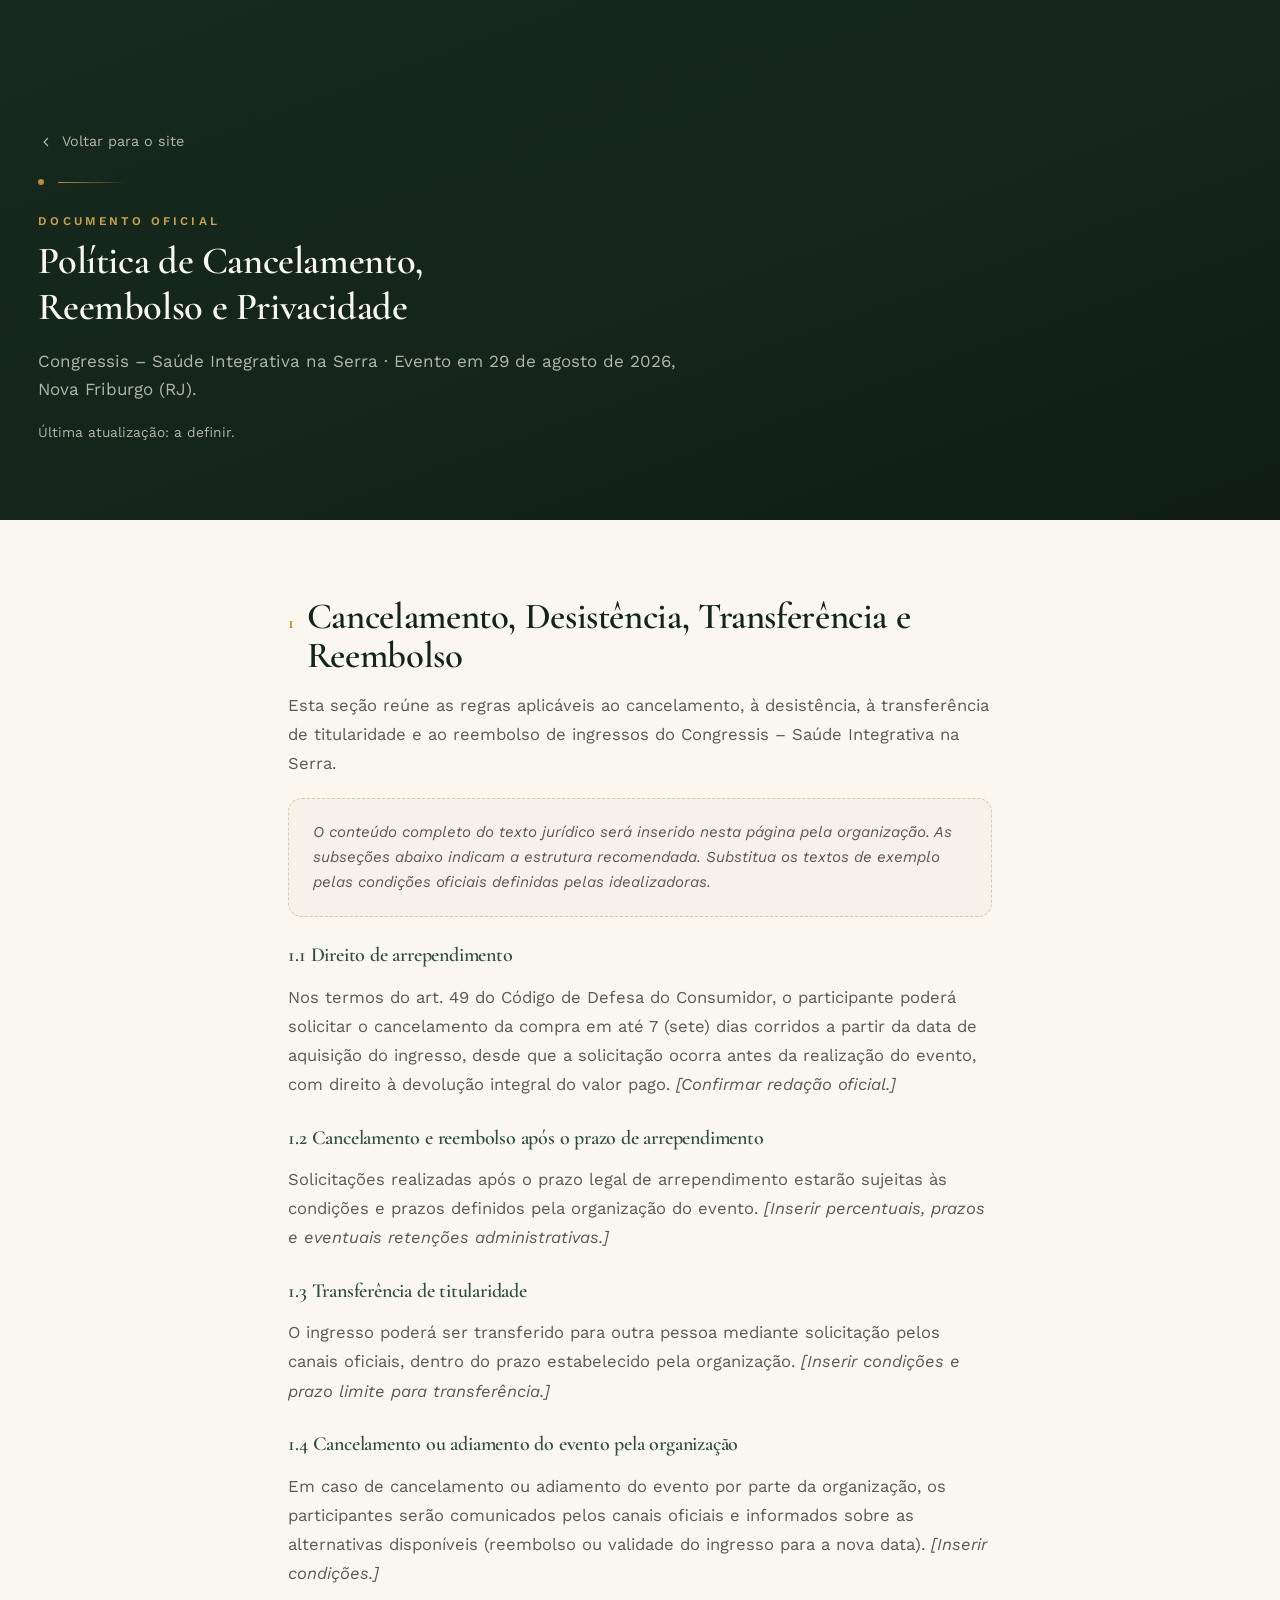
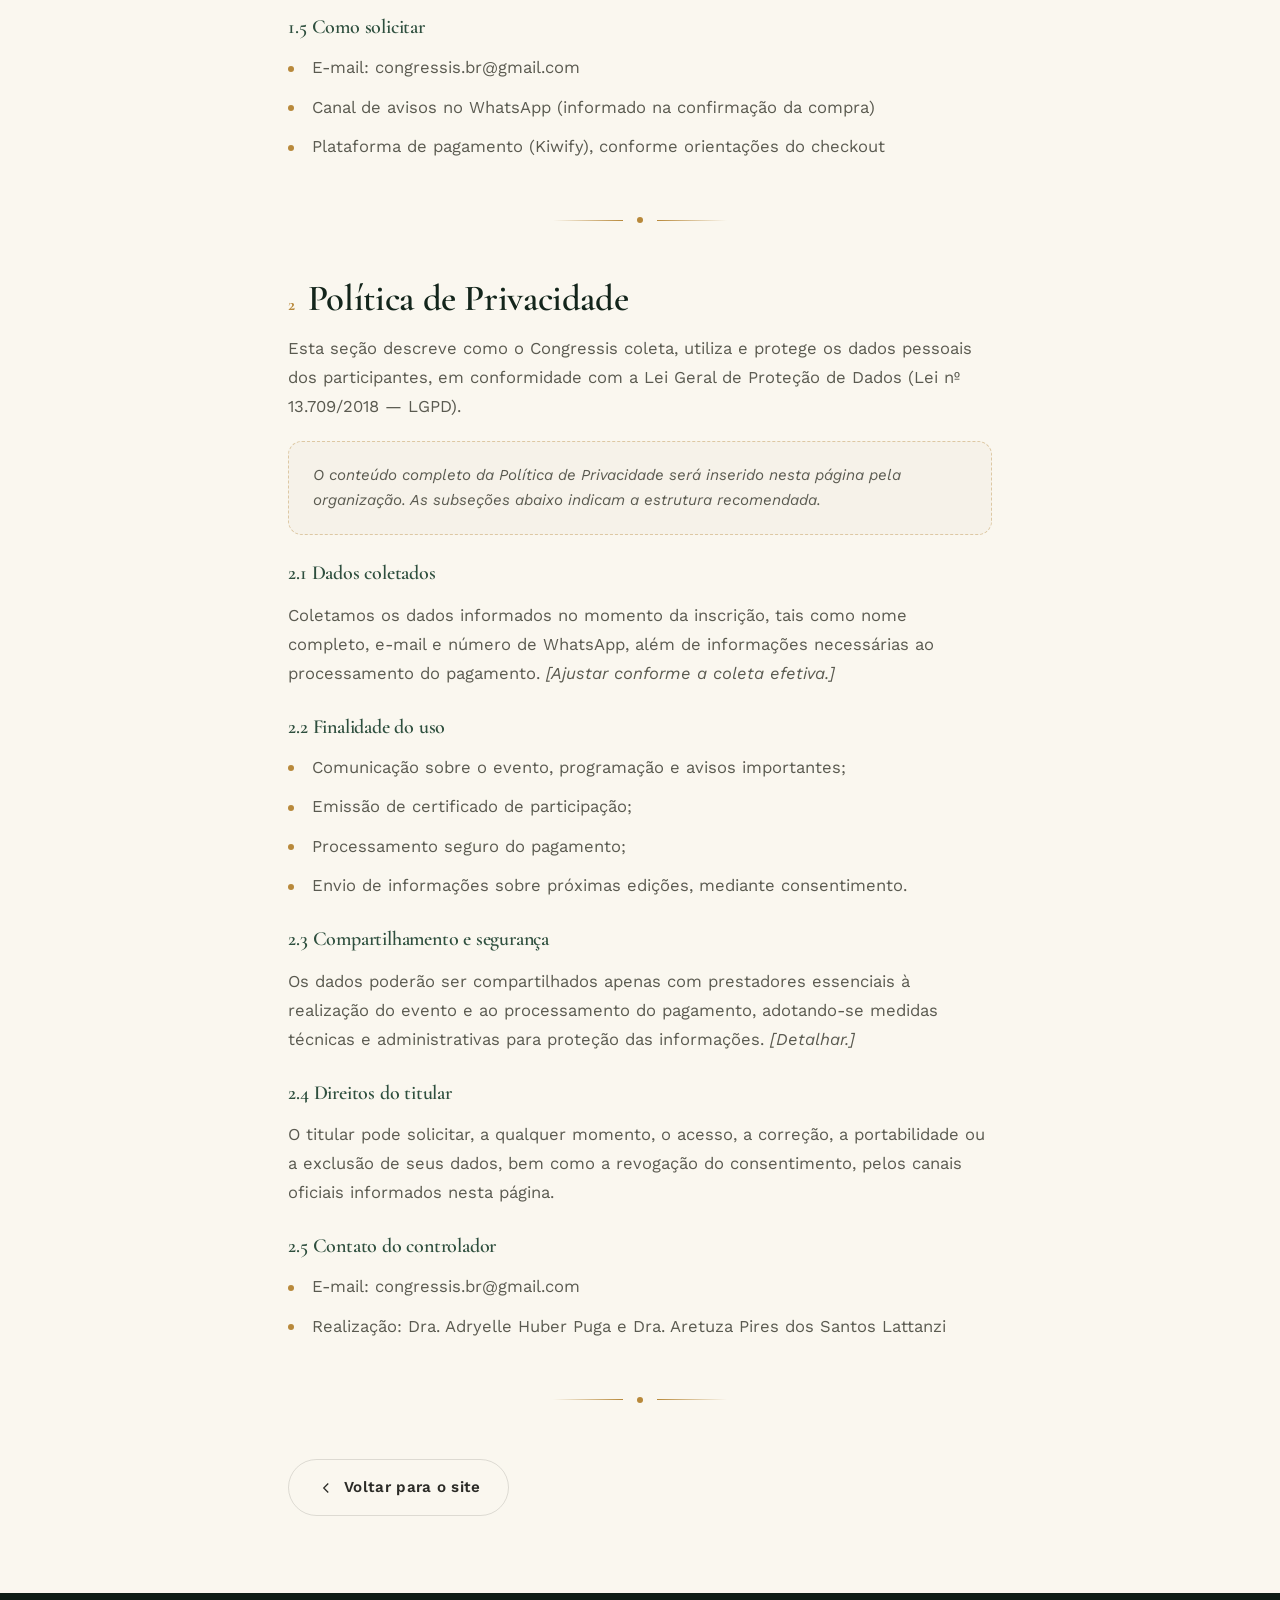
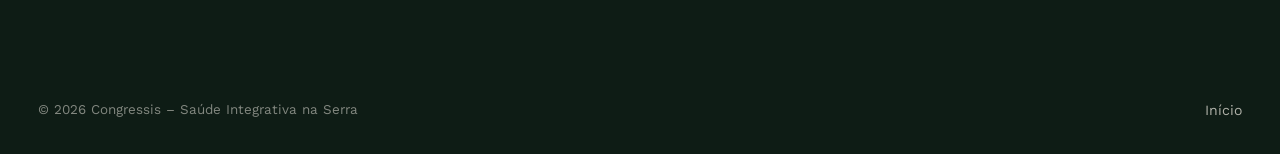
<file: politica-de-cancelamento.html>
<!DOCTYPE html>
<html lang="pt-BR">
<head>
<meta charset="UTF-8">
<meta name="viewport" content="width=device-width, initial-scale=1.0">
<title>Política de Cancelamento, Reembolso e Privacidade — Congressis</title>
<meta name="description" content="Política de Cancelamento, Desistência, Transferência e Reembolso e Política de Privacidade do Congressis – Saúde Integrativa na Serra.">
<link rel="preconnect" href="https://fonts.googleapis.com">
<link rel="preconnect" href="https://fonts.gstatic.com" crossorigin>
<link href="https://fonts.googleapis.com/css2?family=Cormorant+Garamond:ital,wght@0,400;0,500;0,600;0,700;1,400;1,500&family=Work+Sans:wght@300;400;500;600&display=swap" rel="stylesheet">
<link rel="stylesheet" href="styles.css">
<style>
  .legal-hd{background:linear-gradient(160deg,#16291E,#13251B 60%,#0E1C15);color:var(--cream-2);padding:130px 0 clamp(3rem,6vw,5rem)}
  .legal-hd .back{display:inline-flex;align-items:center;gap:.5rem;font-size:.9rem;color:rgba(246,242,233,.7);margin-bottom:1.6rem;transition:color .3s}
  .legal-hd .back:hover{color:var(--gold-light)}
  .legal-hd .back svg{width:16px;height:16px}
  .legal-hd h1{font-size:clamp(1.4rem,3.2vw,2.4rem);max-width:28ch;margin-top:.3rem;text-wrap:balance;line-height:1.2}
  .legal-hd p{margin-top:1.1rem;color:rgba(246,242,233,.7);max-width:60ch}
  .legal-body{max-width:780px;margin-inline:auto;padding-block:clamp(3rem,6vw,5rem)}
  .legal-body h2{font-size:clamp(1.7rem,3.5vw,2.3rem);color:var(--green-deep);margin-top:2.8rem;display:flex;align-items:baseline;gap:.8rem}
  .legal-body h2 .n{font-family:var(--serif);font-size:1.1rem;color:var(--gold);font-weight:700;flex:none}
  .legal-body h2:first-child{margin-top:0}
  .legal-body h3{font-size:1.25rem;color:var(--green-mid);margin-top:1.8rem;font-family:var(--serif)}
  .legal-body p{margin-top:1rem;color:var(--ink-soft);font-size:1.04rem;line-height:1.75}
  .legal-body ul{margin-top:1rem;padding-left:0;list-style:none;display:flex;flex-direction:column;gap:.7rem}
  .legal-body li{position:relative;padding-left:1.5rem;color:var(--ink-soft);font-size:1.04rem;line-height:1.7}
  .legal-body li::before{content:"";position:absolute;left:0;top:.7em;width:6px;height:6px;border-radius:50%;background:var(--gold)}
  .legal-body .ph-note{margin-top:1.2rem;padding:1.3rem 1.5rem;border-radius:14px;background:var(--cream);border:1px dashed rgba(184,137,59,.4);font-size:.95rem;color:var(--ink-soft);font-style:italic}
  .legal-divider{margin:3.5rem 0}
  .legal-meta{font-size:.86rem;color:var(--ink-soft);margin-top:.8rem}
</style>
</head>
<body>

<header class="legal-hd">
  <div class="wrap">
    <a href="index.html" class="back"><svg viewBox="0 0 24 24" fill="none" stroke="currentColor" stroke-width="1.7"><path d="m15 18-6-6 6-6"/></svg>Voltar para o site</a>
    <div class="divider divider--start" style="margin-bottom:1.2rem"><span></span></div>
    <span class="eyebrow eyebrow--light">Documento oficial</span>
    <h1>Política de Cancelamento, Reembolso e Privacidade</h1>
    <p>Congressis – Saúde Integrativa na Serra · Evento em 29 de agosto de 2026, Nova Friburgo (RJ).</p>
    <p class="legal-meta">Última atualização: a definir.</p>
  </div>
</header>

<main class="wrap legal-body">

  <section id="cancelamento">
    <h2><span class="n">1</span> Cancelamento, Desistência, Transferência e Reembolso</h2>
    <p>Esta seção reúne as regras aplicáveis ao cancelamento, à desistência, à transferência de titularidade e ao reembolso de ingressos do Congressis – Saúde Integrativa na Serra.</p>

    <div class="ph-note">O conteúdo completo do texto jurídico será inserido nesta página pela organização. As subseções abaixo indicam a estrutura recomendada. Substitua os textos de exemplo pelas condições oficiais definidas pelas idealizadoras.</div>

    <h3>1.1 Direito de arrependimento</h3>
    <p>Nos termos do art. 49 do Código de Defesa do Consumidor, o participante poderá solicitar o cancelamento da compra em até 7 (sete) dias corridos a partir da data de aquisição do ingresso, desde que a solicitação ocorra antes da realização do evento, com direito à devolução integral do valor pago. <em>[Confirmar redação oficial.]</em></p>

    <h3>1.2 Cancelamento e reembolso após o prazo de arrependimento</h3>
    <p>Solicitações realizadas após o prazo legal de arrependimento estarão sujeitas às condições e prazos definidos pela organização do evento. <em>[Inserir percentuais, prazos e eventuais retenções administrativas.]</em></p>

    <h3>1.3 Transferência de titularidade</h3>
    <p>O ingresso poderá ser transferido para outra pessoa mediante solicitação pelos canais oficiais, dentro do prazo estabelecido pela organização. <em>[Inserir condições e prazo limite para transferência.]</em></p>

    <h3>1.4 Cancelamento ou adiamento do evento pela organização</h3>
    <p>Em caso de cancelamento ou adiamento do evento por parte da organização, os participantes serão comunicados pelos canais oficiais e informados sobre as alternativas disponíveis (reembolso ou validade do ingresso para a nova data). <em>[Inserir condições.]</em></p>

    <h3>1.5 Como solicitar</h3>
    <ul>
      <li>E-mail: congressis.br@gmail.com</li>
      <li>Canal de avisos no WhatsApp (informado na confirmação da compra)</li>
      <li>Plataforma de pagamento (Kiwify), conforme orientações do checkout</li>
    </ul>
  </section>

  <div class="divider legal-divider"><span></span></div>

  <section id="privacidade">
    <h2><span class="n">2</span> Política de Privacidade</h2>
    <p>Esta seção descreve como o Congressis coleta, utiliza e protege os dados pessoais dos participantes, em conformidade com a Lei Geral de Proteção de Dados (Lei nº 13.709/2018 — LGPD).</p>

    <div class="ph-note">O conteúdo completo da Política de Privacidade será inserido nesta página pela organização. As subseções abaixo indicam a estrutura recomendada.</div>

    <h3>2.1 Dados coletados</h3>
    <p>Coletamos os dados informados no momento da inscrição, tais como nome completo, e-mail e número de WhatsApp, além de informações necessárias ao processamento do pagamento. <em>[Ajustar conforme a coleta efetiva.]</em></p>

    <h3>2.2 Finalidade do uso</h3>
    <ul>
      <li>Comunicação sobre o evento, programação e avisos importantes;</li>
      <li>Emissão de certificado de participação;</li>
      <li>Processamento seguro do pagamento;</li>
      <li>Envio de informações sobre próximas edições, mediante consentimento.</li>
    </ul>

    <h3>2.3 Compartilhamento e segurança</h3>
    <p>Os dados poderão ser compartilhados apenas com prestadores essenciais à realização do evento e ao processamento do pagamento, adotando-se medidas técnicas e administrativas para proteção das informações. <em>[Detalhar.]</em></p>

    <h3>2.4 Direitos do titular</h3>
    <p>O titular pode solicitar, a qualquer momento, o acesso, a correção, a portabilidade ou a exclusão de seus dados, bem como a revogação do consentimento, pelos canais oficiais informados nesta página.</p>

    <h3>2.5 Contato do controlador</h3>
    <ul>
      <li>E-mail: congressis.br@gmail.com</li>
      <li>Realização: Dra. Adryelle Huber Puga e Dra. Aretuza Pires dos Santos Lattanzi</li>
    </ul>
  </section>

  <div class="divider legal-divider"><span></span></div>
  <a href="index.html" class="btn btn-outline"><svg viewBox="0 0 24 24" fill="none" stroke="currentColor" stroke-width="1.7" style="width:18px;height:18px"><path d="m15 18-6-6 6-6"/></svg>Voltar para o site</a>

</main>

<footer class="ft">
  <div class="wrap">
    <div class="ft-bottom" style="margin-top:0;border-top:none">
      <div class="copy">© 2026 Congressis – Saúde Integrativa na Serra</div>
      <div class="links"><a href="index.html">Início</a></div>
    </div>
  </div>
</footer>

</body>
</html>
</file>
<file: preview/styles.css>
/* ============================================================
   CONGRESSIS — Design System v2
   ============================================================ */

:root{
  --green-deep:#13251B;
  --green-deep-2:#0E1C15;
  --green-mid:#2E4F3E;
  --green-soft:#3C6450;
  --gold:#B8893B;
  --gold-light:#C9A24B;
  --gold-pale:#D9BE83;
  --cream:#F6F2E9;
  --cream-2:#FAF7EF;
  --cream-3:#EFE8D9;
  --ink:#2B2B27;
  --ink-soft:#5A5A50;
  --line-soft:rgba(43,43,39,.14);

  --serif:"Cormorant Garamond", Georgia, serif;
  --sans:"Work Sans", system-ui, sans-serif;

  --maxw:1400px;
  --pad:clamp(1.25rem, 3vw, 2.5rem);
  --r:18px;
  --ease:cubic-bezier(.22,.61,.36,1);
}

/* ---------- Keyframes ---------- */
@keyframes gold-pulse{
  0%,100%{box-shadow:0 10px 30px -10px rgba(184,137,59,.6),0 0 0 0 rgba(201,162,75,0)}
  50%{box-shadow:0 14px 38px -10px rgba(184,137,59,.75),0 0 32px 10px rgba(201,162,75,.2)}
}
@keyframes nebula-drift{
  0%,100%{opacity:1;transform:scale(1) translate(0,0)}
  50%{opacity:.8;transform:scale(1.06) translate(-1.2%,.9%)}
}
@keyframes dot-shimmer{
  0%,100%{box-shadow:0 0 0 0 rgba(201,162,75,0)}
  50%{box-shadow:0 0 14px 5px rgba(201,162,75,.5)}
}
@media(prefers-reduced-motion:no-preference){
  .btn-gold{animation:gold-pulse 5s ease-in-out infinite}
  .btn-gold:hover{animation:none}
  .divider span{animation:dot-shimmer 4s ease-in-out 1.5s infinite}
  .hero-nebula{animation:nebula-drift 16s ease-in-out infinite}
}

*{box-sizing:border-box;margin:0;padding:0}
html{scroll-behavior:smooth;-webkit-text-size-adjust:100%}
body{
  font-family:var(--sans);
  color:var(--ink);
  background:var(--cream-2);
  line-height:1.65;
  font-size:17px;
  -webkit-font-smoothing:antialiased;
  overflow-x:hidden;
}
img{max-width:100%;display:block}
a{color:inherit;text-decoration:none}
button{font-family:inherit;cursor:pointer;border:none;background:none}

/* ---------- Typography ---------- */
h1,h2,h3,h4{font-family:var(--serif);font-weight:600;line-height:1.06;letter-spacing:-.01em}
.serif{font-family:var(--serif)}
.eyebrow{
  font-family:var(--sans);font-size:.74rem;font-weight:600;
  letter-spacing:.26em;text-transform:uppercase;color:var(--gold);
}
.eyebrow--light{color:var(--gold-light)}

/* ---------- Layout ---------- */
.wrap{max-width:var(--maxw);margin-inline:auto;padding-inline:var(--pad)}
section{position:relative}
.sec{padding-block:clamp(4.5rem,9vw,8rem)}
.sec--tight{padding-block:clamp(3.5rem,7vw,6rem)}
.bg-cream{background:var(--cream-2)}
.bg-cream-alt{background:var(--cream)}
.bg-green{background:var(--green-deep);color:var(--cream-2)}
.bg-green .eyebrow{color:var(--gold-light)}

/* ---------- Gold divider ---------- */
.divider{display:flex;align-items:center;justify-content:center;gap:.85rem}
.divider::before,.divider::after{
  content:"";height:1px;width:clamp(38px,7vw,70px);
  background:linear-gradient(90deg,transparent,var(--gold));
}
.divider::after{background:linear-gradient(90deg,var(--gold),transparent)}
.divider span{width:6px;height:6px;border-radius:50%;background:var(--gold);flex:none}
.divider--start{justify-content:flex-start}
.divider--start::before{display:none}

/* ---------- Section heading block ---------- */
.head{max-width:760px}
.head--center{margin-inline:auto;text-align:center}
.head .eyebrow{display:block;margin-bottom:1.1rem}
.head h2{font-size:clamp(1.5rem,3.2vw,2.4rem)}
.head p.lead{margin-top:1.25rem;font-size:1.08rem;color:var(--ink-soft);max-width:62ch}
.head--center p.lead{margin-inline:auto}
.bg-green .head p.lead{color:rgba(246,242,233,.85)}

/* ---------- Buttons ---------- */
.btn{
  display:inline-flex;align-items:center;gap:.6rem;
  font-family:var(--sans);font-weight:600;font-size:.95rem;letter-spacing:.02em;
  padding:1rem 1.9rem;border-radius:999px;
  transition:transform .35s var(--ease),box-shadow .35s var(--ease),background .35s var(--ease);
  white-space:nowrap;position:relative;
}
.btn .arr{transition:transform .35s var(--ease)}
.btn:hover .arr{transform:translateX(4px)}
.btn-gold{
  background:linear-gradient(135deg,var(--gold-light),var(--gold));
  color:#fff;box-shadow:0 10px 30px -10px rgba(184,137,59,.6);
}
.btn-gold:hover{transform:translateY(-2px);box-shadow:0 16px 38px -10px rgba(184,137,59,.8);animation:none}
.btn-outline{border:1px solid var(--line-soft);color:var(--ink);padding:.95rem 1.7rem}
.btn-outline:hover{border-color:var(--gold);color:var(--gold)}
.btn-outline--light{border-color:rgba(246,242,233,.32);color:var(--cream-2)}
.btn-outline--light:hover{border-color:var(--gold-light);color:var(--gold-light)}
.btn-lg{padding:1.15rem 2.3rem;font-size:1rem}

/* ============================================================
   HEADER
   ============================================================ */
.hd{
  position:fixed;top:0;left:0;right:0;z-index:60;
  transition:background .4s var(--ease),box-shadow .4s var(--ease),padding .4s var(--ease);
  padding-block:1rem;
}
.hd-inner{display:flex;align-items:center;justify-content:space-between;gap:1.5rem}
.brand{display:flex;align-items:center;gap:.7rem}
.brand-logo{height:64px;width:auto;transition:height .4s var(--ease)}
.logo-light-hd{filter:none}
.logo-dark-hd{height:58px}
.nav{display:flex;align-items:center;gap:2rem}
.nav a{
  font-size:.92rem;font-weight:500;color:rgba(246,242,233,.86);
  position:relative;transition:color .3s;
}
.nav a::after{content:"";position:absolute;left:0;bottom:-6px;height:1.5px;width:0;background:var(--gold-light);transition:width .3s var(--ease)}
.nav a:hover{color:#fff}
.nav a:hover::after{width:100%}
.hd-cta{display:flex;align-items:center;gap:.9rem}

.hd.scrolled{background:rgba(250,247,239,.95);backdrop-filter:blur(14px);box-shadow:0 1px 0 var(--line-soft);padding-block:.7rem}
.hd.scrolled .brand-logo{height:64px}
.hd.scrolled .nav a{color:var(--ink-soft)}
.hd.scrolled .nav a:hover{color:var(--green-deep)}
.hd .logo-light-hd{display:block}
.hd .logo-dark-hd{display:none}
.hd.scrolled .logo-light-hd{display:none}
.hd.scrolled .logo-dark-hd{display:block}
.hd.scrolled .nav a::after{background:var(--gold)}

.burger{display:none;flex-direction:column;gap:5px;padding:8px;z-index:70}
.burger span{width:24px;height:2px;background:var(--cream-2);border-radius:2px;transition:.3s var(--ease)}
.hd.scrolled .burger span{background:var(--green-deep)}

/* ============================================================
   HERO
   ============================================================ */
.hero{
  position:relative;min-height:100svh;display:flex;align-items:center;
  background:linear-gradient(160deg,#16291E 0%,#13251B 45%,#0E1C15 100%);
  color:var(--cream-2);overflow:hidden;
  padding-top:120px;padding-bottom:60px;
}
.hero-texture{
  position:absolute;inset:0;pointer-events:none;
  background:url('assets/hero-texture.jpg') center/cover no-repeat;
  mix-blend-mode:multiply;opacity:.8;
}
/* Topographic texture — lighter on photo bg */
.hero-topo{
  position:absolute;inset:0;pointer-events:none;opacity:.35;
  background:
    repeating-radial-gradient(ellipse 90% 55% at 68% 42%, transparent 0,transparent 32px,rgba(201,162,75,.055) 33px,transparent 34px),
    repeating-radial-gradient(ellipse 90% 55% at 68% 42%, transparent 0,transparent 64px,rgba(201,162,75,.045) 65px,transparent 66px),
    repeating-radial-gradient(ellipse 90% 55% at 68% 42%, transparent 0,transparent 100px,rgba(201,162,75,.04) 101px,transparent 102px),
    repeating-radial-gradient(ellipse 90% 55% at 68% 42%, transparent 0,transparent 140px,rgba(201,162,75,.03) 141px,transparent 142px),
    repeating-radial-gradient(ellipse 90% 55% at 68% 42%, transparent 0,transparent 185px,rgba(201,162,75,.025) 186px,transparent 187px),
    repeating-linear-gradient(160deg, rgba(201,162,75,.02) 0 1px, transparent 1px 40px);
  mask-image:radial-gradient(ellipse 85% 75% at 68% 40%, rgba(0,0,0,.9) 20%, transparent 78%);
}
/* Slow golden nebula drift */
.hero-nebula{
  position:absolute;inset:-20%;pointer-events:none;will-change:transform;
  background:
    radial-gradient(ellipse 55% 42% at 68% 38%, rgba(201,162,75,.13), transparent 68%),
    radial-gradient(ellipse 35% 50% at 30% 68%, rgba(46,79,62,.42), transparent 62%);
}
.hero-grid{position:relative;display:grid;grid-template-columns:1.15fr .85fr;gap:clamp(2rem,5vw,5rem);align-items:center;width:100%}
.hero-eyebrow{display:flex;align-items:center;gap:.8rem;margin-bottom:1.6rem;flex-wrap:wrap}
.hero-eyebrow .dot{width:5px;height:5px;border-radius:50%;background:var(--gold-light)}
.hero h1{
  font-size:clamp(1.9rem,4vw,3.3rem);
  line-height:1.05;letter-spacing:-.015em;
  margin-bottom:1.5rem;text-wrap:balance;
}
.hero h1 em{font-style:italic;color:var(--gold-light)}
.hero .sub{font-size:clamp(1rem,1.5vw,1.18rem);color:rgba(246,242,233,.85);max-width:50ch;line-height:1.65;font-weight:300}

.hero-meta{
  margin-top:2.2rem;display:flex;flex-wrap:wrap;gap:.5rem 1.3rem;
  padding:1.1rem 0;border-top:1px solid rgba(246,242,233,.16);border-bottom:1px solid rgba(246,242,233,.16);
  max-width:640px;
}
.hero-meta .mi{display:flex;align-items:center;gap:.55rem;font-size:.93rem;color:rgba(246,242,233,.9)}
.hero-meta .mi svg{width:17px;height:17px;color:var(--gold-light);flex:none}
.hero-cta{margin-top:2.2rem;display:flex;align-items:center;gap:1.2rem;flex-wrap:wrap}
.hero-micro{margin-top:1.4rem;font-size:.86rem;color:rgba(246,242,233,.65);display:flex;align-items:center;gap:.5rem}
.hero-micro svg{width:15px;height:15px;color:var(--gold-light);flex:none}

/* hero visual */
.hero-visual{position:relative;display:flex;justify-content:center}
.hero-frame{
  position:relative;width:min(100%,420px);aspect-ratio:3/4;border-radius:230px 230px 22px 22px;
  overflow:hidden;border:1px solid rgba(201,162,75,.4);
  box-shadow:0 40px 90px -40px rgba(0,0,0,.7);
  background:var(--green-deep);
}
.hero-frame img{width:100%;height:100%;object-fit:cover;object-position:center top}
.hero-frame .ph{position:absolute;inset:0}
.hero-frame::after{content:"";position:absolute;inset:0;border-radius:inherit;box-shadow:inset 0 0 0 7px rgba(246,242,233,.06)}
.hero-ring{position:absolute;inset:-18px;border:1px solid rgba(201,162,75,.28);border-radius:240px 240px 30px 30px;pointer-events:none}
.hero-badge{
  position:absolute;left:-6%;bottom:8%;background:var(--cream-2);color:var(--green-deep);
  border-radius:16px;padding:.9rem 1.2rem;box-shadow:0 24px 50px -20px rgba(0,0,0,.5);
  display:flex;flex-direction:column;gap:.1rem;
}
.hero-badge .n{font-family:var(--serif);font-size:1.9rem;font-weight:700;line-height:1;color:var(--gold)}
.hero-badge .l{font-size:.72rem;letter-spacing:.12em;text-transform:uppercase;color:var(--ink-soft)}

/* ---------- Image placeholders ---------- */
.ph{
  background:repeating-linear-gradient(135deg,rgba(46,79,62,.16) 0 10px,rgba(46,79,62,.06) 10px 20px),var(--cream-3);
  display:flex;align-items:center;justify-content:center;text-align:center;
}
.ph span{font-family:ui-monospace,"SF Mono",Menlo,monospace;font-size:.7rem;letter-spacing:.08em;color:var(--green-mid);opacity:.7;text-transform:uppercase;padding:.5rem}
.ph--dark{background:repeating-linear-gradient(135deg,rgba(255,255,255,.05) 0 10px,rgba(255,255,255,.02) 10px 20px),#1b3326}
.ph--dark span{color:var(--gold-light);opacity:.65}

/* ============================================================
   SOBRE
   ============================================================ */
.sobre-grid{display:grid;grid-template-columns:.95fr 1.05fr;gap:clamp(2rem,5vw,5rem);align-items:start}
.sobre-body p{margin-top:1.3rem;font-size:1.05rem;color:var(--ink-soft)}
.sobre-body p:first-child{margin-top:0}
.sobre-body p strong{color:var(--ink);font-weight:600}
.sobre-aside{position:relative}
.sobre-img{position:relative;aspect-ratio:4/5;border-radius:var(--r);overflow:hidden;border:1px solid var(--line-soft)}
.sobre-quote{
  margin-top:1.6rem;padding:1.5rem 1.6rem;border-left:2px solid var(--gold);
  background:var(--cream);border-radius:0 14px 14px 0;
}
.sobre-quote p{font-family:var(--serif);font-size:1.4rem;font-style:italic;line-height:1.3;color:var(--green-deep)}

/* ============================================================
   PILARES
   ============================================================ */
.pilares{display:grid;grid-template-columns:repeat(5,1fr);gap:1.2rem;margin-top:3.5rem}
.pilar{
  padding:2rem 1.4rem 1.8rem;border-radius:var(--r);background:var(--cream-2);
  border:1px solid var(--line-soft);text-align:center;
  transition:transform .4s var(--ease),box-shadow .4s var(--ease),border-color .4s var(--ease);
}
.pilar:hover{transform:translateY(-8px);box-shadow:0 28px 56px -30px rgba(19,37,27,.38);border-color:rgba(184,137,59,.45)}
.pilar-ic{
  width:54px;height:54px;margin:0 auto 1.2rem;border-radius:50%;
  display:grid;place-items:center;background:rgba(184,137,59,.1);color:var(--gold);
  border:1px solid rgba(184,137,59,.3);
  transition:background .4s var(--ease),border-color .4s var(--ease);
}
.pilar:hover .pilar-ic{background:rgba(184,137,59,.18);border-color:rgba(184,137,59,.55)}
.pilar-ic svg{width:24px;height:24px}
.pilar h3{font-size:1.3rem;color:var(--green-deep)}
.pilar p{margin-top:.3rem;font-size:.9rem;color:var(--ink-soft)}

/* ============================================================
   PARA QUEM
   ============================================================ */
.tags{display:flex;flex-wrap:wrap;gap:.75rem;margin-top:3rem;justify-content:center}
.tag{
  display:inline-flex;align-items:center;gap:.6rem;
  padding:.85rem 1.35rem;border-radius:999px;background:var(--cream-2);
  border:1px solid var(--line-soft);font-size:.97rem;font-weight:500;color:var(--ink);
  transition:.35s var(--ease);
}
.tag::before{content:"";width:6px;height:6px;border-radius:50%;background:var(--gold);flex:none}
.tag:hover{background:var(--green-deep);color:var(--cream-2);border-color:var(--green-deep);transform:translateY(-3px)}
.tag:hover::before{background:var(--gold-light)}

/* ============================================================
   VIVER — uniform 3-col grid
   ============================================================ */
.viver-grid{display:grid;grid-template-columns:repeat(4,1fr);gap:1.1rem;margin-top:3.5rem}
.viver-card{
  padding:2rem 1.8rem;border-radius:var(--r);
  background:linear-gradient(160deg,rgba(255,255,255,.05),rgba(255,255,255,.01));
  border:1px solid rgba(246,242,233,.14);
  transition:.4s var(--ease);min-height:200px;display:flex;flex-direction:column;
}
.viver-card:hover{border-color:rgba(201,162,75,.48);background:linear-gradient(160deg,rgba(201,162,75,.13),rgba(255,255,255,.02));transform:translateY(-5px)}
.viver-ic{width:48px;height:48px;border-radius:14px;display:grid;place-items:center;background:rgba(201,162,75,.14);color:var(--gold-light);margin-bottom:1.4rem;flex:none}
.viver-ic svg{width:24px;height:24px}
.viver-card h3{font-size:1.35rem;color:var(--cream-2);margin-top:0}
.viver-card p{margin-top:.5rem;font-size:.95rem;color:rgba(246,242,233,.82);line-height:1.6}

/* ============================================================
   PALESTRANTES
   ============================================================ */
.day-band{
  margin-top:2.5rem;display:flex;flex-wrap:wrap;align-items:center;gap:.6rem 2rem;
  padding:1.3rem 1.7rem;border-radius:16px;background:var(--green-deep);color:var(--cream-2);
}
.day-band .di{display:flex;align-items:center;gap:.7rem;font-size:.97rem}
.day-band .di b{font-family:var(--serif);font-size:1.6rem;font-weight:700;color:var(--gold-light);line-height:1}
.day-band .di span{color:rgba(246,242,233,.85)}
.day-band .note{margin-left:auto;font-size:.84rem;font-style:italic;color:rgba(246,242,233,.6)}

.speakers{display:grid;grid-template-columns:repeat(3,1fr);gap:2.2rem 1.8rem;margin-top:3.5rem}
.speaker{text-align:center;display:flex;flex-direction:column;align-items:center}
.sp-photo{position:relative;width:190px;height:190px;margin-bottom:1.4rem}
.sp-photo .circle{
  width:100%;height:100%;border-radius:50%;overflow:hidden;
  border:1.5px solid rgba(184,137,59,.5);box-shadow:0 18px 40px -22px rgba(19,37,27,.5);
  transition:border-color .4s var(--ease),box-shadow .4s var(--ease);
}
.sp-photo .circle img{
  width:100%;height:100%;object-fit:cover;object-position:center top;
  transition:transform .6s var(--ease);
}
.sp-photo .circle .ph{width:100%;height:100%}
.sp-photo::before{
  content:"";position:absolute;inset:-9px;border:1.5px solid rgba(184,137,59,.22);border-radius:50%;
  transition:border-color .4s var(--ease),box-shadow .4s var(--ease);
}
.sp-photo:hover .circle img{transform:scale(1.08)}
.sp-photo:hover .circle{border-color:rgba(201,162,75,.9);box-shadow:0 0 0 4px rgba(201,162,75,.18),0 18px 40px -22px rgba(19,37,27,.5)}
.sp-photo:hover::before{border-color:rgba(201,162,75,.55);box-shadow:0 0 20px 2px rgba(201,162,75,.12)}

.sp-flag{
  position:absolute;right:6px;bottom:14px;width:42px;height:42px;border-radius:50%;
  overflow:hidden;border:3px solid var(--cream-2);box-shadow:0 6px 16px -6px rgba(0,0,0,.4);display:flex;
}
.sp-flag i{flex:1;height:100%}
.sp-flag .b{background:#0055A4}.sp-flag .w{background:#fff}.sp-flag .r{background:#EF4135}
.speaker h3{font-size:1.55rem;color:var(--green-deep);line-height:1.1}
.speaker .cred{margin-top:.5rem;font-size:.84rem;color:var(--ink-soft);line-height:1.55;max-width:34ch}
.speaker .talk{
  margin-top:1rem;font-family:var(--serif);font-style:italic;font-size:1.18rem;font-weight:600;
  color:var(--green-deep);line-height:1.35;max-width:36ch;
}
.speaker .talk::before{content:"\201C";color:var(--gold);font-size:1.4em;line-height:0;vertical-align:-.28em}
.speaker .talk::after{content:"\201D";color:var(--gold)}

/* ============================================================
   DIFERENCIAIS
   ============================================================ */
.dif-grid{display:grid;grid-template-columns:repeat(4,1fr);gap:1.6rem;margin-top:3.5rem}
.dif{
  padding:2.2rem 2rem 2rem;
  border-radius:var(--r);
  background:var(--cream-2);
  border:1px solid var(--line-soft);
  border-top:3px solid var(--gold-pale);
  transition:.35s var(--ease);
  display:flex;
  flex-direction:column;
}
.dif:hover{
  border-top-color:var(--gold);
  border-color:rgba(184,137,59,.35);
  box-shadow:0 24px 48px -20px rgba(19,37,27,.18);
  transform:translateY(-4px);
}
.dif-num{
  font-family:var(--serif);
  font-size:2.2rem;
  color:rgba(184,137,59,.25);
  font-weight:700;
  line-height:1;
  letter-spacing:-.02em;
}
.dif h3{margin-top:.9rem;font-size:1.35rem;color:var(--green-deep);line-height:1.25;font-weight:600}
.dif p{margin-top:.65rem;font-size:.98rem;color:var(--ink-soft);line-height:1.65;flex:1}

/* ============================================================
   LOCAL
   ============================================================ */
.local-grid{display:grid;grid-template-columns:1fr 1.15fr;gap:clamp(2rem,4vw,3.5rem);align-items:stretch}
.local-info{display:flex;flex-direction:column;justify-content:center}
.local-card{margin-top:1.8rem;padding:1.8rem;border-radius:var(--r);background:var(--cream-2);border:1px solid var(--line-soft)}
.local-card .name{font-family:var(--serif);font-size:1.7rem;color:var(--green-deep)}
.local-card .addr{margin-top:.6rem;color:var(--ink-soft);font-size:1rem;line-height:1.6}
.local-card .btn{margin-top:1.4rem}
.local-map{border-radius:var(--r);overflow:hidden;border:1px solid var(--line-soft);min-height:380px;position:relative}
.local-map iframe{width:100%;height:100%;border:0;display:block;min-height:380px}

/* ============================================================
   INGRESSOS
   ============================================================ */
.ticket-wrap{display:flex;justify-content:center;margin-top:3rem}
.ticket{
  position:relative;width:min(100%,560px);background:var(--cream-2);
  border-radius:24px;padding:3rem clamp(1.8rem,4vw,3rem);
  border:1.5px solid var(--gold);
  box-shadow:0 40px 90px -45px rgba(19,37,27,.5);
}
.ticket::before{content:"";position:absolute;inset:7px;border:1px solid rgba(184,137,59,.35);border-radius:18px;pointer-events:none}
.ticket-tag{
  position:absolute;top:-15px;left:50%;transform:translateX(-50%);
  background:var(--green-deep);color:var(--gold-light);
  font-size:.72rem;letter-spacing:.16em;text-transform:uppercase;font-weight:600;
  padding:.55rem 1.3rem;border-radius:999px;white-space:nowrap;
}
.ticket-lote{text-align:center;font-size:.8rem;letter-spacing:.22em;text-transform:uppercase;color:var(--gold);font-weight:600}
.ticket-price{text-align:center;margin-top:.6rem;line-height:1}
.ticket-price .cur{font-family:var(--serif);font-size:1.6rem;color:var(--green-deep);vertical-align:.9rem}
.ticket-price .val{font-family:var(--serif);font-size:clamp(3.5rem,9vw,5rem);font-weight:700;color:var(--green-deep)}
.ticket-price .cents{font-family:var(--serif);font-size:1.8rem;color:var(--green-deep);vertical-align:.9rem}
.ticket-feats{margin-top:2rem;display:flex;flex-direction:column;gap:.95rem;list-style:none}
.ticket-feats li{display:flex;align-items:flex-start;gap:.8rem;font-size:1rem;color:var(--ink)}
.ticket-feats li svg{width:20px;height:20px;color:var(--gold);flex:none;margin-top:1px}
.ticket .btn{width:100%;justify-content:center;margin-top:2rem}
.ticket-seal{margin-top:1.1rem;text-align:center;font-size:.82rem;color:var(--ink-soft);display:flex;align-items:center;justify-content:center;gap:.5rem}
.ticket-seal svg{width:15px;height:15px;color:var(--gold)}
.ticket-note{max-width:560px;margin:1.6rem auto 0;text-align:center;font-size:.9rem;color:var(--ink-soft);line-height:1.6}

/* ============================================================
   IDEALIZADORAS
   ============================================================ */
.ideal{display:flex;flex-direction:column;gap:3.5rem;margin-top:3.5rem}
.ideal-row{display:grid;grid-template-columns:300px 1fr;gap:clamp(1.8rem,4vw,3.5rem);align-items:start}
.ideal-row:nth-child(even){grid-template-columns:1fr 300px}
.ideal-row:nth-child(even) .ideal-photo{order:2}
.ideal-photo{position:relative}
.ideal-photo .frame{aspect-ratio:4/5;border-radius:20px;overflow:hidden;border:1px solid rgba(184,137,59,.4)}
.ideal-photo .frame img{width:100%;height:100%;object-fit:cover;object-position:center top}
.ideal-photo::after{content:"";position:absolute;inset:-12px;border:1px solid rgba(184,137,59,.22);border-radius:28px;pointer-events:none}
.ideal-role{font-size:.76rem;letter-spacing:.2em;text-transform:uppercase;color:var(--gold);font-weight:600}
.ideal-name{margin-top:.5rem;font-size:clamp(1.7rem,2.8vw,2.3rem);color:var(--green-deep)}
.ideal-tagline{margin-top:.9rem;font-family:var(--serif);font-style:italic;font-size:1.3rem;color:var(--green-mid);line-height:1.3;max-width:46ch}
.ideal-bio{margin-top:1.3rem;font-size:.98rem;color:var(--ink-soft);line-height:1.78;max-width:62ch}

/* ============================================================
   PROPÓSITO — dark
   ============================================================ */
.prop-grid{display:grid;grid-template-columns:1fr 1fr;gap:1.4rem;margin-top:3.5rem}
.prop-card{padding:2.4rem;border-radius:var(--r);border:1px solid rgba(246,242,233,.16);background:rgba(255,255,255,.04)}
.prop-card .k{display:flex;align-items:center;gap:.8rem;margin-bottom:1.1rem}
.prop-card .k svg{width:24px;height:24px;color:var(--gold-light)}
.prop-card h3{font-size:1.65rem;color:var(--cream-2)}
.prop-card p{font-size:1rem;color:rgba(246,242,233,.88);line-height:1.72}
.valores{grid-column:span 2;padding:2.4rem;border-radius:var(--r);border:1px solid rgba(201,162,75,.3);background:linear-gradient(135deg,rgba(201,162,75,.08),rgba(255,255,255,.02))}
.valores .k{display:flex;align-items:center;gap:.8rem;margin-bottom:1.3rem;justify-content:center}
.valores .chips{display:flex;flex-wrap:wrap;gap:.7rem;justify-content:center}
.valores .chips span{padding:.6rem 1.2rem;border-radius:999px;border:1px solid rgba(246,242,233,.25);font-size:.92rem;color:rgba(246,242,233,.95)}

/* ============================================================
   APOIADORES
   ============================================================ */
.support{display:flex;flex-direction:column;gap:2.6rem;margin-top:3.5rem}
.support-group .gh{display:flex;align-items:center;gap:1rem;margin-bottom:1.3rem}
.support-group .gh h3{font-size:1.25rem;color:var(--green-deep);white-space:nowrap}
.support-group .gh .ln{flex:1;height:1px;background:var(--line-soft)}
.logo-grid{display:grid;grid-template-columns:repeat(auto-fill,minmax(160px,1fr));gap:1rem}
.logo-slot{border-radius:12px;border:none;background:transparent;display:grid;place-items:center;padding:.8rem;min-height:120px;transition:box-shadow .25s,transform .25s}
.logo-slot img{width:100%;height:100px;object-fit:contain;display:block}
.logo-slot:has(img):hover{box-shadow:none;transform:none}
.logo-slot span{font-family:ui-monospace,monospace;font-size:.68rem;letter-spacing:.1em;color:var(--ink-soft);opacity:.55;text-transform:uppercase}
/* Apoio institucional — bloco destacado */
.gh--center{justify-content:flex-start;margin-bottom:2rem}
.gh--center h3{font-size:1.4rem}
.logo-grid--center{max-width:300px;margin:0;grid-template-columns:1fr}
.logo-slot--lg{aspect-ratio:2/1;padding:1.4rem;border:none;background:transparent;box-shadow:none}
.logo-slot--lg img{max-height:90px;max-width:220px}
.logo-slot--lg:hover{transform:none;box-shadow:none}@media(max-width:768px){
  .gh--center{justify-content:center}
  .logo-grid--center{margin:0 auto}
}
/* Sub-blocos Patrocínio / Expositores */
.support-subgrid{display:grid;grid-template-columns:1fr 1fr;gap:2rem}
.support-sub-label{display:block;font-size:.78rem;font-weight:600;letter-spacing:.14em;text-transform:uppercase;color:var(--ink-soft);margin-bottom:.8rem}
@media(max-width:600px){.support-subgrid{grid-template-columns:1fr}}

/* ============================================================
   FAQ
   ============================================================ */
.faq{max-width:820px;margin:3.5rem auto 0}
.faq-item{border-bottom:1px solid var(--line-soft)}
.faq-q{
  width:100%;display:flex;align-items:center;justify-content:space-between;gap:1.5rem;
  padding:1.6rem 0;text-align:left;font-family:var(--serif);font-size:1.35rem;color:var(--green-deep);transition:color .3s;
}
.faq-q:hover{color:var(--gold)}
.faq-ic{width:30px;height:30px;flex:none;border-radius:50%;border:1px solid var(--line-soft);display:grid;place-items:center;position:relative;transition:.35s var(--ease)}
.faq-ic::before,.faq-ic::after{content:"";position:absolute;background:var(--gold);transition:.35s var(--ease)}
.faq-ic::before{width:12px;height:1.5px}
.faq-ic::after{width:1.5px;height:12px}
.faq-item.open .faq-ic{background:var(--green-deep);border-color:var(--green-deep)}
.faq-item.open .faq-ic::before,.faq-item.open .faq-ic::after{background:var(--gold-light)}
.faq-item.open .faq-ic::after{transform:scaleY(0)}
.faq-a{overflow:hidden;max-height:0;transition:max-height .4s var(--ease)}
.faq-a p{padding:0 0 1.6rem;font-size:1.02rem;color:var(--ink-soft);line-height:1.7;max-width:70ch}

/* ============================================================
   CTA FINAL — dark
   ============================================================ */
.cta-final{text-align:center}
.cta-final h2{font-size:clamp(1.7rem,3.8vw,2.8rem);color:var(--cream-2);text-wrap:balance}
.cta-final h2 em{font-style:italic;color:var(--gold-light)}
.cta-final p{max-width:60ch;margin:1.4rem auto 0;font-size:1.1rem;color:rgba(246,242,233,.82)}
.cta-final .btn{margin-top:2.4rem}

/* ============================================================
   BACK TO TOP
   ============================================================ */
.back-top{
  position:fixed;bottom:1.8rem;right:1.8rem;z-index:50;
  width:44px;height:44px;border-radius:50%;
  background:var(--green-deep);color:var(--gold-light);
  display:grid;place-items:center;
  box-shadow:0 4px 16px rgba(0,0,0,.25);
  opacity:0;transform:translateY(12px);pointer-events:none;
  transition:opacity .3s,transform .3s;
}
.back-top.visible{opacity:1;transform:translateY(0);pointer-events:auto}
.back-top:hover{background:var(--green-mid);transform:translateY(-2px)}
.back-top svg{width:20px;height:20px}

/* ============================================================
   FOOTER
   ============================================================ */
.ft{background:var(--green-deep-2);color:rgba(246,242,233,.7);padding-block:clamp(3.5rem,6vw,5rem) 2rem}
.ft-grid{display:grid;grid-template-columns:1.4fr 1fr 1fr;gap:2.5rem}
.ft-brand .ft-logo{height:auto;max-height:120px;width:auto;max-width:180px;margin-bottom:1.2rem}
.ft-brand p{font-size:.95rem;line-height:1.7;max-width:38ch}
.ft h4{font-family:var(--sans);font-size:.78rem;letter-spacing:.18em;text-transform:uppercase;color:var(--gold-light);margin-bottom:1.2rem;font-weight:600}
.ft-col a,.ft-col p{display:flex;align-items:center;gap:.6rem;font-size:.95rem;margin-bottom:.85rem;color:rgba(246,242,233,.75);transition:color .3s}
.ft-col a:hover{color:var(--gold-light)}
.ft-col svg{width:16px;height:16px;color:var(--gold-light);flex:none}
.ft-bottom{margin-top:3rem;padding-top:1.8rem;border-top:1px solid rgba(246,242,233,.12);display:flex;flex-wrap:wrap;gap:1rem 2rem;align-items:center;justify-content:space-between}
.ft-bottom .links{display:flex;flex-wrap:wrap;gap:1.5rem;font-size:.88rem}
.ft-bottom .links a:hover{color:var(--gold-light)}
.ft-bottom .copy{font-size:.84rem;color:rgba(246,242,233,.5)}

/* ============================================================
   MODAL
   ============================================================ */
.modal{position:fixed;inset:0;z-index:100;display:none;align-items:center;justify-content:center;padding:1.5rem}
.modal.open{display:flex}
.modal-ov{position:absolute;inset:0;background:rgba(14,28,21,.75);backdrop-filter:blur(6px);opacity:0;transition:opacity .35s}
.modal.open .modal-ov{opacity:1}
.modal-card{
  position:relative;width:min(100%,480px);background:var(--cream-2);border-radius:24px;
  padding:clamp(1.8rem,4vw,2.8rem);box-shadow:0 50px 100px -30px rgba(0,0,0,.6);
  transform:translateY(18px) scale(.98);opacity:0;transition:transform .4s var(--ease),opacity .4s var(--ease);
  max-height:92vh;overflow-y:auto;border:1px solid rgba(184,137,59,.3);
}
.modal.open .modal-card{transform:none;opacity:1}
.modal-close{position:absolute;top:1.1rem;right:1.1rem;width:38px;height:38px;border-radius:50%;display:grid;place-items:center;color:var(--ink-soft);transition:.3s}
.modal-close:hover{background:var(--cream-3);color:var(--green-deep)}
.modal-close svg{width:20px;height:20px}
.modal-head{text-align:center;margin-bottom:1.2rem}
.modal-head .emb{width:54px;margin:0 auto .9rem}
.modal-head h3{font-size:1.7rem;color:var(--green-deep)}
.modal-head p{margin-top:.4rem;font-size:.9rem;color:var(--ink-soft)}
@media(max-height:700px),(max-width:480px){
  .modal-card{padding:1.2rem 1.1rem}
  .modal-head{margin-bottom:.8rem}
  .modal-head h3{font-size:1.45rem}
  .field{margin-bottom:.7rem}
  .field label{font-size:.78rem;margin-bottom:.3rem}
  .field input{padding:.55rem .7rem;font-size:.9rem}
  .consent{margin:.8rem 0}
  .consent span{font-size:.78rem}
  .modal-secure{margin-top:.6rem;font-size:.75rem}
}
.field{margin-bottom:1.1rem}
.field label{display:block;font-size:.84rem;font-weight:600;color:var(--green-deep);margin-bottom:.45rem}
.field input{
  width:100%;padding:.9rem 1.1rem;border-radius:12px;border:1px solid var(--line-soft);
  background:#fff;font-family:inherit;font-size:1rem;color:var(--ink);transition:.25s;
}
.field input:focus{outline:none;border-color:var(--gold);box-shadow:0 0 0 3px rgba(184,137,59,.14)}
.field input.err{border-color:#c0492f;box-shadow:0 0 0 3px rgba(192,73,47,.12)}
.field .msg{font-size:.78rem;color:#c0492f;margin-top:.35rem;display:none}
.field.err .msg{display:block}
.consent{display:flex;align-items:flex-start;gap:.7rem;margin:1.3rem 0;cursor:pointer}
.consent input{margin-top:3px;width:18px;height:18px;accent-color:var(--gold);flex:none}
.consent span{font-size:.84rem;color:var(--ink-soft);line-height:1.5}
.consent a{color:var(--gold);text-decoration:underline}
.consent.err span{color:#c0492f}
.modal .btn{width:100%;justify-content:center}
.modal-secure{margin-top:1rem;text-align:center;font-size:.82rem;color:var(--ink-soft);display:flex;align-items:center;justify-content:center;gap:.5rem}
.modal-secure svg{width:14px;height:14px;color:var(--gold)}
.field label .optional{font-weight:400;color:var(--ink-soft);font-size:.8em}
.form-row{display:grid;grid-template-columns:1fr 1fr;gap:0 1rem}
.form-row .field{margin-bottom:1.1rem}
@media(max-width:480px){.form-row{grid-template-columns:1fr}}
.modal-success{text-align:center;padding:1rem 0}
.modal-success .ok{width:70px;height:70px;margin:0 auto 1.3rem;border-radius:50%;background:rgba(46,79,62,.12);display:grid;place-items:center;color:var(--green-mid)}
.modal-success .ok svg{width:36px;height:36px}
.modal-success h3{font-size:1.8rem;color:var(--green-deep)}
.modal-success p{margin-top:.7rem;color:var(--ink-soft);font-size:.97rem}

/* ============================================================
   Reveal on scroll
   ============================================================ */
.reveal{opacity:0;transform:translateY(26px);transition:opacity .8s var(--ease),transform .8s var(--ease)}
.reveal.in{opacity:1;transform:none}
@media(prefers-reduced-motion:reduce){
  .reveal{opacity:1;transform:none;transition:none}
  .btn-gold,.divider span,.hero-nebula{animation:none!important}
}

/* ============================================================
   RESPONSIVE
   ============================================================ */
@media(max-width:1080px){
  .pilares{grid-template-columns:repeat(3,1fr)}
  .viver-grid{grid-template-columns:repeat(2,1fr);}
  .speakers{grid-template-columns:repeat(2,1fr)}
  .dif-grid{grid-template-columns:repeat(2,1fr)}
}
@media(max-width:880px){
  .nav,.hd-cta .btn{display:none}
  .burger{display:flex}
  .hero-grid{grid-template-columns:1fr;justify-items:center}
  .hero-visual{display:flex;justify-content:center;margin-top:2.2rem}
  .hero-visual .hero-frame{width:min(85vw,340px)}
  .hero-copy{text-align:center}
  .hero-meta{align-items:center}
  .hero-cta{justify-content:center}
  .hero-micro{justify-content:center;flex-direction:column;align-items:center;gap:.45rem;text-align:center}
  .sobre-grid,.local-grid{grid-template-columns:1fr}
  .ideal-row,.ideal-row:nth-child(even){grid-template-columns:1fr}
  .ideal-row:nth-child(even) .ideal-photo{order:0}
  .ideal-photo{width:100%}
  .ideal-photo .frame{max-width:100%;width:100%}
  .prop-grid{grid-template-columns:1fr}
  .valores{grid-column:auto}
  .valores .chips{display:flex;flex-direction:column;gap:.5rem}
  .valores .chips span{width:100%;text-align:center}
  .ft-grid{grid-template-columns:1fr 1fr}
  .ft-brand{grid-column:span 2}
}
@media(max-width:620px){
  body{font-size:16px}
  .pilares{grid-template-columns:1fr 1fr}
  .pilares .pilar:nth-child(5){grid-column:span 2}
  .viver-grid{grid-template-columns:1fr}
  .speakers{grid-template-columns:1fr;gap:3rem}
  .dif-grid{grid-template-columns:1fr}
  .day-band{justify-content:center;text-align:center}
  .day-band .note{margin-left:0;width:100%;text-align:center}
  .ft-grid{grid-template-columns:1fr}
  .ft-brand{grid-column:auto}
  .ft-bottom{flex-direction:column;align-items:flex-start}
  .tags{flex-direction:column;align-items:stretch;gap:.5rem}
  .tag{justify-content:flex-start;border-radius:12px}
  .hero-meta{flex-direction:column;gap:.8rem}
}
@media(max-width:400px){
  .pilares{grid-template-columns:1fr 1fr}
  .pilares .pilar:nth-child(5){grid-column:span 2}
  .hero h1{font-size:2rem}
}

/* Mobile menu overlay */
.mmenu{position:fixed;inset:0;z-index:65;background:var(--green-deep);display:flex;flex-direction:column;align-items:center;justify-content:center;gap:.5rem;opacity:0;pointer-events:none;transition:opacity .4s var(--ease)}
.mmenu.open{opacity:1;pointer-events:auto}
.mmenu a{font-family:var(--serif);font-size:2rem;color:var(--cream-2);padding:.5rem;transition:color .3s}
.mmenu a:hover{color:var(--gold-light)}
.mmenu .btn{margin-top:1.5rem}
.mmenu-close{position:absolute;top:1.5rem;right:1.5rem;width:44px;height:44px;color:var(--cream-2)}
.mmenu-close svg{width:28px;height:28px}
body.lock{overflow:hidden}

/* ============================================================
   SCROLLBAR
   ============================================================ */
::-webkit-scrollbar{width:8px}
::-webkit-scrollbar-track{background:var(--cream-3)}
::-webkit-scrollbar-thumb{background:var(--gold);border-radius:4px}
::-webkit-scrollbar-thumb:hover{background:var(--gold-light)}

/* Hero H1 larger on mobile */
@media(max-width:880px){
  .hero h1{font-size:clamp(1.9rem,7.5vw,2.8rem)}
}

/* ============================================================
   FOOTER — WhatsApp secondary button
   ============================================================ */
.ft-wa-btn{
  display:inline-flex;
  align-items:center;
  gap:.55rem;
  padding:.52rem 1.1rem;
  border-radius:999px;
  border:1px solid rgba(201,162,75,.5);
  color:var(--gold-pale);
  font-size:.9rem;
  margin-top:.5rem;
  width:fit-content;
  transition:background .25s var(--ease),border-color .25s var(--ease),color .25s var(--ease);
}
.ft-wa-btn svg{width:18px;height:18px;flex:none}
.ft-wa-btn:hover{background:rgba(201,162,75,.14);border-color:var(--gold-light);color:var(--cream-2)}

/* ============================================================
   STAGGER — grid children animate with delay
   ============================================================ */
.stagger-child{opacity:0;transform:translateY(22px);transition:opacity .7s var(--ease),transform .7s var(--ease)}
.stagger-child.in{opacity:1;transform:none}
@media(prefers-reduced-motion:reduce){
  .stagger-child{opacity:1;transform:none;transition:none}
}

/* ============================================================
   TIPOGRAFIA — orphan words + hyphens
   ============================================================ */
.head h2,.hero h1,.pilar h3,.viver-card h3,.speaker h3,.prop-card h3,.local-card .name,.modal-head h3,.modal-success h3,.cta-final h2{
  text-wrap:balance
}
.sobre-body p,.head p.lead,.prop-card p,.cta-final p,.ideal-bio,.day-band p,.local-card .addr{
  hyphens:auto;overflow-wrap:break-word
}
@media(max-width:620px){
  .ideal-bio{font-size:.93rem}
  .hero .sub{max-width:38ch}
}
</file>
<file: styles.css>
/* ============================================================
   CONGRESSIS — Design System v2
   ============================================================ */

:root{
  --green-deep:#13251B;
  --green-deep-2:#0E1C15;
  --green-mid:#2E4F3E;
  --green-soft:#3C6450;
  --gold:#B8893B;
  --gold-light:#C9A24B;
  --gold-pale:#D9BE83;
  --cream:#F6F2E9;
  --cream-2:#FAF7EF;
  --cream-3:#EFE8D9;
  --ink:#2B2B27;
  --ink-soft:#5A5A50;
  --line-soft:rgba(43,43,39,.14);

  --serif:"Cormorant Garamond", Georgia, serif;
  --sans:"Work Sans", system-ui, sans-serif;

  --maxw:1400px;
  --pad:clamp(1.25rem, 3vw, 2.5rem);
  --r:18px;
  --ease:cubic-bezier(.22,.61,.36,1);
}

/* ---------- Keyframes ---------- */
@keyframes gold-pulse{
  0%,100%{box-shadow:0 10px 30px -10px rgba(184,137,59,.6),0 0 0 0 rgba(201,162,75,0)}
  50%{box-shadow:0 14px 38px -10px rgba(184,137,59,.75),0 0 32px 10px rgba(201,162,75,.2)}
}
@keyframes nebula-drift{
  0%,100%{opacity:1;transform:scale(1) translate(0,0)}
  50%{opacity:.8;transform:scale(1.06) translate(-1.2%,.9%)}
}
@keyframes dot-shimmer{
  0%,100%{box-shadow:0 0 0 0 rgba(201,162,75,0)}
  50%{box-shadow:0 0 14px 5px rgba(201,162,75,.5)}
}
@media(prefers-reduced-motion:no-preference){
  .btn-gold{animation:gold-pulse 5s ease-in-out infinite}
  .btn-gold:hover{animation:none}
  .divider span{animation:dot-shimmer 4s ease-in-out 1.5s infinite}
  .hero-nebula{animation:nebula-drift 16s ease-in-out infinite}
}

*{box-sizing:border-box;margin:0;padding:0}
html{scroll-behavior:smooth;-webkit-text-size-adjust:100%}
body{
  font-family:var(--sans);
  color:var(--ink);
  background:var(--cream-2);
  line-height:1.65;
  font-size:17px;
  -webkit-font-smoothing:antialiased;
  overflow-x:hidden;
}
img{max-width:100%;display:block}
a{color:inherit;text-decoration:none}
button{font-family:inherit;cursor:pointer;border:none;background:none}

/* ---------- Typography ---------- */
h1,h2,h3,h4{font-family:var(--serif);font-weight:600;line-height:1.06;letter-spacing:-.01em}
.serif{font-family:var(--serif)}
.eyebrow{
  font-family:var(--sans);font-size:.74rem;font-weight:600;
  letter-spacing:.26em;text-transform:uppercase;color:var(--gold);
}
.eyebrow--light{color:var(--gold-light)}

/* ---------- Layout ---------- */
.wrap{max-width:var(--maxw);margin-inline:auto;padding-inline:var(--pad)}
section{position:relative}
.sec{padding-block:clamp(4.5rem,9vw,8rem)}
.sec--tight{padding-block:clamp(3.5rem,7vw,6rem)}
.bg-cream{background:var(--cream-2)}
.bg-cream-alt{background:var(--cream)}
.bg-green{background:var(--green-deep);color:var(--cream-2)}
.bg-green .eyebrow{color:var(--gold-light)}

/* ---------- Gold divider ---------- */
.divider{display:flex;align-items:center;justify-content:center;gap:.85rem}
.divider::before,.divider::after{
  content:"";height:1px;width:clamp(38px,7vw,70px);
  background:linear-gradient(90deg,transparent,var(--gold));
}
.divider::after{background:linear-gradient(90deg,var(--gold),transparent)}
.divider span{width:6px;height:6px;border-radius:50%;background:var(--gold);flex:none}
.divider--start{justify-content:flex-start}
.divider--start::before{display:none}

/* ---------- Section heading block ---------- */
.head{max-width:760px}
.head--center{margin-inline:auto;text-align:center}
.head .eyebrow{display:block;margin-bottom:1.1rem}
.head h2{font-size:clamp(1.5rem,3.2vw,2.4rem)}
.head p.lead{margin-top:1.25rem;font-size:1.08rem;color:var(--ink-soft);max-width:62ch}
.head--center p.lead{margin-inline:auto}
.bg-green .head p.lead{color:rgba(246,242,233,.85)}

/* ---------- Buttons ---------- */
.btn{
  display:inline-flex;align-items:center;gap:.6rem;
  font-family:var(--sans);font-weight:600;font-size:.95rem;letter-spacing:.02em;
  padding:1rem 1.9rem;border-radius:999px;
  transition:transform .35s var(--ease),box-shadow .35s var(--ease),background .35s var(--ease);
  white-space:nowrap;position:relative;
}
.btn .arr{transition:transform .35s var(--ease)}
.btn:hover .arr{transform:translateX(4px)}
.btn-gold{
  background:linear-gradient(135deg,var(--gold-light),var(--gold));
  color:#fff;box-shadow:0 10px 30px -10px rgba(184,137,59,.6);
}
.btn-gold:hover{transform:translateY(-2px);box-shadow:0 16px 38px -10px rgba(184,137,59,.8);animation:none}
.btn-outline{border:1px solid var(--line-soft);color:var(--ink);padding:.95rem 1.7rem}
.btn-outline:hover{border-color:var(--gold);color:var(--gold)}
.btn-outline--light{border-color:rgba(246,242,233,.32);color:var(--cream-2)}
.btn-outline--light:hover{border-color:var(--gold-light);color:var(--gold-light)}
.btn-lg{padding:1.15rem 2.3rem;font-size:1rem}

/* ============================================================
   HEADER
   ============================================================ */
.hd{
  position:fixed;top:0;left:0;right:0;z-index:60;
  transition:background .4s var(--ease),box-shadow .4s var(--ease),padding .4s var(--ease);
  padding-block:1rem;
}
.hd-inner{display:flex;align-items:center;justify-content:space-between;gap:1.5rem}
.brand{display:flex;align-items:center;gap:.7rem}
.brand-logo{height:64px;width:auto;transition:height .4s var(--ease)}
.logo-light-hd{filter:none}
.logo-dark-hd{height:58px}
.nav{display:flex;align-items:center;gap:2rem}
.nav a{
  font-size:.92rem;font-weight:500;color:rgba(246,242,233,.86);
  position:relative;transition:color .3s;
}
.nav a::after{content:"";position:absolute;left:0;bottom:-6px;height:1.5px;width:0;background:var(--gold-light);transition:width .3s var(--ease)}
.nav a:hover{color:#fff}
.nav a:hover::after{width:100%}
.hd-cta{display:flex;align-items:center;gap:.9rem}

.hd.scrolled{background:rgba(250,247,239,.95);backdrop-filter:blur(14px);box-shadow:0 1px 0 var(--line-soft);padding-block:.7rem}
.hd.scrolled .brand-logo{height:64px}
.hd.scrolled .nav a{color:var(--ink-soft)}
.hd.scrolled .nav a:hover{color:var(--green-deep)}
.hd .logo-light-hd{display:block}
.hd .logo-dark-hd{display:none}
.hd.scrolled .logo-light-hd{display:none}
.hd.scrolled .logo-dark-hd{display:block}
.hd.scrolled .nav a::after{background:var(--gold)}

.burger{display:none;flex-direction:column;gap:5px;padding:8px;z-index:70}
.burger span{width:24px;height:2px;background:var(--cream-2);border-radius:2px;transition:.3s var(--ease)}
.hd.scrolled .burger span{background:var(--green-deep)}

/* ============================================================
   HERO
   ============================================================ */
.hero{
  position:relative;min-height:100svh;display:flex;align-items:center;
  background:linear-gradient(160deg,#16291E 0%,#13251B 45%,#0E1C15 100%);
  color:var(--cream-2);overflow:hidden;
  padding-top:120px;padding-bottom:60px;
}
.hero-texture{
  position:absolute;inset:0;pointer-events:none;
  background:url('assets/hero-texture.webp') center/cover no-repeat;
  mix-blend-mode:multiply;opacity:.8;
}
/* Topographic texture — lighter on photo bg */
.hero-topo{
  position:absolute;inset:0;pointer-events:none;opacity:.35;
  background:
    repeating-radial-gradient(ellipse 90% 55% at 68% 42%, transparent 0,transparent 32px,rgba(201,162,75,.055) 33px,transparent 34px),
    repeating-radial-gradient(ellipse 90% 55% at 68% 42%, transparent 0,transparent 64px,rgba(201,162,75,.045) 65px,transparent 66px),
    repeating-radial-gradient(ellipse 90% 55% at 68% 42%, transparent 0,transparent 100px,rgba(201,162,75,.04) 101px,transparent 102px),
    repeating-radial-gradient(ellipse 90% 55% at 68% 42%, transparent 0,transparent 140px,rgba(201,162,75,.03) 141px,transparent 142px),
    repeating-radial-gradient(ellipse 90% 55% at 68% 42%, transparent 0,transparent 185px,rgba(201,162,75,.025) 186px,transparent 187px),
    repeating-linear-gradient(160deg, rgba(201,162,75,.02) 0 1px, transparent 1px 40px);
  mask-image:radial-gradient(ellipse 85% 75% at 68% 40%, rgba(0,0,0,.9) 20%, transparent 78%);
}
/* Slow golden nebula drift */
.hero-nebula{
  position:absolute;top:-20vw;left:-20%;bottom:-20vw;right:-20%;pointer-events:none;will-change:transform;
  background:
    radial-gradient(ellipse 55% 42% at 68% 38%, rgba(201,162,75,.13), transparent 68%),
    radial-gradient(ellipse 35% 50% at 30% 68%, rgba(46,79,62,.42), transparent 62%);
}
.hero-grid{position:relative;display:grid;grid-template-columns:1.15fr .85fr;gap:clamp(2rem,5vw,5rem);align-items:center;width:100%}
.hero-eyebrow{display:flex;align-items:center;gap:.8rem;margin-bottom:1.6rem;flex-wrap:wrap}
.hero-eyebrow .dot{width:5px;height:5px;border-radius:50%;background:var(--gold-light)}
.hero h1{
  font-size:clamp(1.9rem,4vw,3.3rem);
  line-height:1.05;letter-spacing:-.015em;
  margin-bottom:1.5rem;text-wrap:balance;
}
.hero h1 em{font-style:italic;color:var(--gold-light)}
.hero .sub{font-size:clamp(1rem,1.5vw,1.18rem);color:rgba(246,242,233,.85);max-width:50ch;line-height:1.65;font-weight:300}

.hero-meta{
  margin-top:2.2rem;display:flex;flex-wrap:wrap;gap:.5rem 1.3rem;
  padding:1.1rem 0;border-top:1px solid rgba(246,242,233,.16);border-bottom:1px solid rgba(246,242,233,.16);
  max-width:640px;
}
.hero-meta .mi{display:flex;align-items:center;gap:.55rem;font-size:.93rem;color:rgba(246,242,233,.9)}
.hero-meta .mi svg{width:17px;height:17px;color:var(--gold-light);flex:none}
.hero-cta{margin-top:2.2rem;display:flex;align-items:center;gap:1.2rem;flex-wrap:wrap}
.hero-micro{margin-top:1.4rem;font-size:.86rem;color:rgba(246,242,233,.65);display:flex;align-items:center;gap:.5rem}
.hero-micro svg{width:15px;height:15px;color:var(--gold-light);flex:none}

/* hero visual */
.hero-visual{position:relative;display:flex;justify-content:center}
.hero-frame{
  position:relative;width:min(100%,420px);aspect-ratio:3/4;border-radius:230px 230px 22px 22px;
  overflow:hidden;border:1px solid rgba(201,162,75,.4);
  box-shadow:0 40px 90px -40px rgba(0,0,0,.7);
  background:var(--green-deep);
}
.hero-frame img{width:100%;height:100%;object-fit:cover;object-position:center top}
.hero-frame .ph{position:absolute;inset:0}
.hero-frame::after{content:"";position:absolute;inset:0;border-radius:inherit;box-shadow:inset 0 0 0 7px rgba(246,242,233,.06)}
.hero-ring{position:absolute;inset:-18px;border:1px solid rgba(201,162,75,.28);border-radius:240px 240px 30px 30px;pointer-events:none}
.hero-badge{
  position:absolute;left:-6%;bottom:8%;background:var(--cream-2);color:var(--green-deep);
  border-radius:16px;padding:.9rem 1.2rem;box-shadow:0 24px 50px -20px rgba(0,0,0,.5);
  display:flex;flex-direction:column;gap:.1rem;
}
.hero-badge .n{font-family:var(--serif);font-size:1.9rem;font-weight:700;line-height:1;color:var(--gold)}
.hero-badge .l{font-size:.72rem;letter-spacing:.12em;text-transform:uppercase;color:var(--ink-soft)}

/* ---------- Image placeholders ---------- */
.ph{
  background:repeating-linear-gradient(135deg,rgba(46,79,62,.16) 0 10px,rgba(46,79,62,.06) 10px 20px),var(--cream-3);
  display:flex;align-items:center;justify-content:center;text-align:center;
}
.ph span{font-family:ui-monospace,"SF Mono",Menlo,monospace;font-size:.7rem;letter-spacing:.08em;color:var(--green-mid);opacity:.7;text-transform:uppercase;padding:.5rem}
.ph--dark{background:repeating-linear-gradient(135deg,rgba(255,255,255,.05) 0 10px,rgba(255,255,255,.02) 10px 20px),#1b3326}
.ph--dark span{color:var(--gold-light);opacity:.65}

/* ============================================================
   SOBRE
   ============================================================ */
.sobre-grid{display:grid;grid-template-columns:.95fr 1.05fr;gap:clamp(2rem,5vw,5rem);align-items:start}
.sobre-body p{margin-top:1.3rem;font-size:1.05rem;color:var(--ink-soft)}
.sobre-body p:first-child{margin-top:0}
.sobre-body p strong{color:var(--ink);font-weight:600}
.sobre-aside{position:relative}
.sobre-img{position:relative;aspect-ratio:4/5;border-radius:var(--r);overflow:hidden;border:1px solid var(--line-soft)}
.sobre-quote{
  margin-top:1.6rem;padding:1.5rem 1.6rem;border-left:2px solid var(--gold);
  background:var(--cream);border-radius:0 14px 14px 0;
}
.sobre-quote p{font-family:var(--serif);font-size:1.4rem;font-style:italic;line-height:1.3;color:var(--green-deep)}

/* ============================================================
   PILARES
   ============================================================ */
.pilares{display:grid;grid-template-columns:repeat(5,1fr);gap:1.2rem;margin-top:3.5rem}
.pilar{
  padding:2rem 1.4rem 1.8rem;border-radius:var(--r);background:var(--cream-2);
  border:1px solid var(--line-soft);text-align:center;
  transition:transform .4s var(--ease),box-shadow .4s var(--ease),border-color .4s var(--ease);
}
.pilar:hover{transform:translateY(-8px);box-shadow:0 28px 56px -30px rgba(19,37,27,.38);border-color:rgba(184,137,59,.45)}
.pilar-ic{
  width:54px;height:54px;margin:0 auto 1.2rem;border-radius:50%;
  display:grid;place-items:center;background:rgba(184,137,59,.1);color:var(--gold);
  border:1px solid rgba(184,137,59,.3);
  transition:background .4s var(--ease),border-color .4s var(--ease);
}
.pilar:hover .pilar-ic{background:rgba(184,137,59,.18);border-color:rgba(184,137,59,.55)}
.pilar-ic svg{width:24px;height:24px}
.pilar h3{font-size:1.3rem;color:var(--green-deep)}
.pilar p{margin-top:.3rem;font-size:.9rem;color:var(--ink-soft)}

/* ============================================================
   PARA QUEM
   ============================================================ */
.tags{display:flex;flex-wrap:wrap;gap:.75rem;margin-top:3rem;justify-content:center}
.tag{
  display:inline-flex;align-items:center;gap:.6rem;
  padding:.85rem 1.35rem;border-radius:999px;background:var(--cream-2);
  border:1px solid var(--line-soft);font-size:.97rem;font-weight:500;color:var(--ink);
  transition:.35s var(--ease);
}
.tag::before{content:"";width:6px;height:6px;border-radius:50%;background:var(--gold);flex:none}
.tag:hover{background:var(--green-deep);color:var(--cream-2);border-color:var(--green-deep);transform:translateY(-3px)}
.tag:hover::before{background:var(--gold-light)}

/* ============================================================
   VIVER — uniform 3-col grid
   ============================================================ */
.viver-grid{display:grid;grid-template-columns:repeat(4,1fr);gap:1.1rem;margin-top:3.5rem}
.viver-card{
  padding:2rem 1.8rem;border-radius:var(--r);
  background:linear-gradient(160deg,rgba(255,255,255,.05),rgba(255,255,255,.01));
  border:1px solid rgba(246,242,233,.14);
  transition:.4s var(--ease);min-height:200px;display:flex;flex-direction:column;
}
.viver-card:hover{border-color:rgba(201,162,75,.48);background:linear-gradient(160deg,rgba(201,162,75,.13),rgba(255,255,255,.02));transform:translateY(-5px)}
.viver-ic{width:48px;height:48px;border-radius:14px;display:grid;place-items:center;background:rgba(201,162,75,.14);color:var(--gold-light);margin-bottom:1.4rem;flex:none}
.viver-ic svg{width:24px;height:24px}
.viver-card h3{font-size:1.35rem;color:var(--cream-2);margin-top:0}
.viver-card p{margin-top:.5rem;font-size:.95rem;color:rgba(246,242,233,.82);line-height:1.6}

/* ============================================================
   PALESTRANTES
   ============================================================ */
.day-band{
  margin-top:2.5rem;display:flex;flex-wrap:wrap;align-items:center;gap:.6rem 2rem;
  padding:1.3rem 1.7rem;border-radius:16px;background:var(--green-deep);color:var(--cream-2);
}
.day-band .di{display:flex;align-items:center;gap:.7rem;font-size:.97rem}
.day-band .di b{font-family:var(--serif);font-size:1.6rem;font-weight:700;color:var(--gold-light);line-height:1}
.day-band .di span{color:rgba(246,242,233,.85)}
.day-band .note{margin-left:auto;font-size:.84rem;font-style:italic;color:rgba(246,242,233,.6)}

.speakers{display:grid;grid-template-columns:repeat(3,1fr);gap:2.2rem 1.8rem;margin-top:3.5rem}
.speaker{text-align:center;display:flex;flex-direction:column;align-items:center}
.sp-photo{position:relative;width:190px;height:190px;margin-bottom:1.4rem}
.sp-photo .circle{
  width:100%;height:100%;border-radius:50%;overflow:hidden;
  border:1.5px solid rgba(184,137,59,.5);box-shadow:0 18px 40px -22px rgba(19,37,27,.5);
  transition:border-color .4s var(--ease),box-shadow .4s var(--ease);
}
.sp-photo .circle img{
  width:100%;height:100%;object-fit:cover;object-position:center top;
  transition:transform .6s var(--ease);
}
.sp-photo .circle .ph{width:100%;height:100%}
.sp-photo::before{
  content:"";position:absolute;inset:-9px;border:1.5px solid rgba(184,137,59,.22);border-radius:50%;
  transition:border-color .4s var(--ease),box-shadow .4s var(--ease);
}
.sp-photo:hover .circle img{transform:scale(1.08)}
.sp-photo:hover .circle{border-color:rgba(201,162,75,.9);box-shadow:0 0 0 4px rgba(201,162,75,.18),0 18px 40px -22px rgba(19,37,27,.5)}
.sp-photo:hover::before{border-color:rgba(201,162,75,.55);box-shadow:0 0 20px 2px rgba(201,162,75,.12)}

.sp-flag{
  position:absolute;right:6px;bottom:14px;width:42px;height:42px;border-radius:50%;
  overflow:hidden;border:3px solid var(--cream-2);box-shadow:0 6px 16px -6px rgba(0,0,0,.4);display:flex;
}
.sp-flag i{flex:1;height:100%}
.sp-flag .b{background:#0055A4}.sp-flag .w{background:#fff}.sp-flag .r{background:#EF4135}
.speaker h3{font-size:1.55rem;color:var(--green-deep);line-height:1.1}
.speaker .cred{margin-top:.5rem;font-size:.84rem;color:var(--ink-soft);line-height:1.55;max-width:34ch}
.speaker .talk{
  margin-top:1rem;font-family:var(--serif);font-style:italic;font-size:1.18rem;font-weight:600;
  color:var(--green-deep);line-height:1.35;max-width:36ch;
}
.speaker .talk::before{content:"\201C";color:var(--gold);font-size:1.4em;line-height:0;vertical-align:-.28em}
.speaker .talk::after{content:"\201D";color:var(--gold)}

/* ============================================================
   DIFERENCIAIS
   ============================================================ */
.dif-grid{display:grid;grid-template-columns:repeat(4,1fr);gap:1.6rem;margin-top:3.5rem}
.dif{
  padding:2.2rem 2rem 2rem;
  border-radius:var(--r);
  background:var(--cream-2);
  border:1px solid var(--line-soft);
  border-top:3px solid var(--gold-pale);
  transition:.35s var(--ease);
  display:flex;
  flex-direction:column;
}
.dif:hover{
  border-top-color:var(--gold);
  border-color:rgba(184,137,59,.35);
  box-shadow:0 24px 48px -20px rgba(19,37,27,.18);
  transform:translateY(-4px);
}
.dif-num{
  font-family:var(--serif);
  font-size:2.2rem;
  color:rgba(184,137,59,.25);
  font-weight:700;
  line-height:1;
  letter-spacing:-.02em;
}
.dif h3{margin-top:.9rem;font-size:1.35rem;color:var(--green-deep);line-height:1.25;font-weight:600}
.dif p{margin-top:.65rem;font-size:.98rem;color:var(--ink-soft);line-height:1.65;flex:1}

/* ============================================================
   LOCAL
   ============================================================ */
.local-grid{display:grid;grid-template-columns:1fr 1.15fr;gap:clamp(2rem,4vw,3.5rem);align-items:stretch}
.local-info{display:flex;flex-direction:column;justify-content:center}
.local-card{margin-top:1.8rem;padding:1.8rem;border-radius:var(--r);background:var(--cream-2);border:1px solid var(--line-soft)}
.local-card .name{font-family:var(--serif);font-size:1.7rem;color:var(--green-deep)}
.local-card .addr{margin-top:.6rem;color:var(--ink-soft);font-size:1rem;line-height:1.6}
.local-card .btn{margin-top:1.4rem}
.local-map{border-radius:var(--r);overflow:hidden;border:1px solid var(--line-soft);min-height:380px;position:relative}
.local-map iframe{width:100%;height:100%;border:0;display:block;min-height:380px}

/* ============================================================
   INGRESSOS
   ============================================================ */
.ticket-wrap{display:flex;justify-content:center;margin-top:3rem}
.ticket{
  position:relative;width:min(100%,560px);background:var(--cream-2);
  border-radius:24px;padding:3rem clamp(1.8rem,4vw,3rem);
  border:1.5px solid var(--gold);
  box-shadow:0 40px 90px -45px rgba(19,37,27,.5);
}
.ticket::before{content:"";position:absolute;inset:7px;border:1px solid rgba(184,137,59,.35);border-radius:18px;pointer-events:none}
.ticket-tag{
  position:absolute;top:-15px;left:50%;transform:translateX(-50%);
  background:var(--green-deep);color:var(--gold-light);
  font-size:.72rem;letter-spacing:.16em;text-transform:uppercase;font-weight:600;
  padding:.55rem 1.3rem;border-radius:999px;white-space:nowrap;
}
.ticket-lote{text-align:center;font-size:.8rem;letter-spacing:.22em;text-transform:uppercase;color:var(--gold);font-weight:600}
.ticket-price{text-align:center;margin-top:.6rem;line-height:1}
.ticket-price .cur{font-family:var(--serif);font-size:1.6rem;color:var(--green-deep);vertical-align:.9rem}
.ticket-price .val{font-family:var(--serif);font-size:clamp(3.5rem,9vw,5rem);font-weight:700;color:var(--green-deep)}
.ticket-price .cents{font-family:var(--serif);font-size:1.8rem;color:var(--green-deep);vertical-align:.9rem}
.ticket-feats{margin-top:2rem;display:flex;flex-direction:column;gap:.95rem;list-style:none}
.ticket-feats li{display:flex;align-items:flex-start;gap:.8rem;font-size:1rem;color:var(--ink)}
.ticket-feats li svg{width:20px;height:20px;color:var(--gold);flex:none;margin-top:1px}
.ticket .btn{width:100%;justify-content:center;margin-top:2rem}
.ticket-seal{margin-top:1.1rem;text-align:center;font-size:.82rem;color:var(--ink-soft);display:flex;align-items:center;justify-content:center;gap:.5rem}
.ticket-seal svg{width:15px;height:15px;color:var(--gold)}
.ticket-note{max-width:560px;margin:1.6rem auto 0;text-align:center;font-size:.9rem;color:var(--ink-soft);line-height:1.6}

/* ============================================================
   IDEALIZADORAS
   ============================================================ */
.ideal{display:flex;flex-direction:column;gap:3.5rem;margin-top:3.5rem}
.ideal-row{display:grid;grid-template-columns:300px 1fr;gap:clamp(1.8rem,4vw,3.5rem);align-items:start}
.ideal-row:nth-child(even){grid-template-columns:1fr 300px}
.ideal-row:nth-child(even) .ideal-photo{order:2}
.ideal-photo{position:relative}
.ideal-photo .frame{aspect-ratio:4/5;border-radius:20px;overflow:hidden;border:1px solid rgba(184,137,59,.4)}
.ideal-photo .frame img{width:100%;height:100%;object-fit:cover;object-position:center top}
.ideal-photo::after{content:"";position:absolute;inset:-12px;border:1px solid rgba(184,137,59,.22);border-radius:28px;pointer-events:none}
.ideal-role{font-size:.76rem;letter-spacing:.2em;text-transform:uppercase;color:var(--gold);font-weight:600}
.ideal-name{margin-top:.5rem;font-size:clamp(1.7rem,2.8vw,2.3rem);color:var(--green-deep)}
.ideal-tagline{margin-top:.9rem;font-family:var(--serif);font-style:italic;font-size:1.3rem;color:var(--green-mid);line-height:1.3;max-width:46ch}
.ideal-bio{margin-top:1.3rem;font-size:.98rem;color:var(--ink-soft);line-height:1.78;max-width:62ch}

/* ============================================================
   PROPÓSITO — dark
   ============================================================ */
.prop-grid{display:grid;grid-template-columns:1fr 1fr;gap:1.4rem;margin-top:3.5rem}
.prop-card{padding:2.4rem;border-radius:var(--r);border:1px solid rgba(246,242,233,.16);background:rgba(255,255,255,.04)}
.prop-card .k{display:flex;align-items:center;gap:.8rem;margin-bottom:1.1rem}
.prop-card .k svg{width:24px;height:24px;color:var(--gold-light)}
.prop-card h3{font-size:1.65rem;color:var(--cream-2)}
.prop-card p{font-size:1rem;color:rgba(246,242,233,.88);line-height:1.72}
.valores{grid-column:span 2;padding:2.4rem;border-radius:var(--r);border:1px solid rgba(201,162,75,.3);background:linear-gradient(135deg,rgba(201,162,75,.08),rgba(255,255,255,.02))}
.valores .k{display:flex;align-items:center;gap:.8rem;margin-bottom:1.3rem;justify-content:center}
.valores .chips{display:flex;flex-wrap:wrap;gap:.7rem;justify-content:center}
.valores .chips span{padding:.6rem 1.2rem;border-radius:999px;border:1px solid rgba(246,242,233,.25);font-size:.92rem;color:rgba(246,242,233,.95)}

/* ============================================================
   APOIADORES
   ============================================================ */
.support{display:flex;flex-direction:column;gap:2.6rem;margin-top:3.5rem}
.support-group .gh{display:flex;align-items:center;gap:1rem;margin-bottom:1.3rem}
.support-group .gh h3{font-size:1.25rem;color:var(--green-deep);white-space:nowrap}
.support-group .gh .ln{flex:1;height:1px;background:var(--line-soft)}
.logo-grid{display:grid;grid-template-columns:repeat(auto-fill,minmax(160px,1fr));gap:1rem}
.logo-slot{border-radius:12px;border:none;background:transparent;display:grid;place-items:center;padding:.8rem;min-height:120px;transition:box-shadow .25s,transform .25s}
.logo-slot img{width:100%;height:100px;object-fit:contain;display:block}
.logo-slot:has(img):hover{box-shadow:none;transform:none}
.logo-slot span{font-family:ui-monospace,monospace;font-size:.68rem;letter-spacing:.1em;color:var(--ink-soft);opacity:.55;text-transform:uppercase}
/* Apoio institucional — bloco destacado */
.gh--center{justify-content:flex-start;margin-bottom:2rem}
.gh--center h3{font-size:1.4rem}
.logo-grid--center{max-width:300px;margin:0;grid-template-columns:1fr}
.logo-slot--lg{aspect-ratio:2/1;padding:1.4rem;border:none;background:transparent;box-shadow:none}
.logo-slot--lg img{max-height:90px;max-width:220px}
.logo-slot--lg:hover{transform:none;box-shadow:none}@media(max-width:768px){
  .gh--center{justify-content:center}
  .logo-grid--center{margin:0 auto}
}
/* Sub-blocos Patrocínio / Expositores */
.support-subgrid{display:grid;grid-template-columns:1fr 1fr;gap:2rem}
.support-sub-label{display:block;font-size:.78rem;font-weight:600;letter-spacing:.14em;text-transform:uppercase;color:var(--ink-soft);margin-bottom:.8rem}
@media(max-width:600px){.support-subgrid{grid-template-columns:1fr}}

/* ============================================================
   FAQ
   ============================================================ */
.faq{max-width:820px;margin:3.5rem auto 0}
.faq-item{border-bottom:1px solid var(--line-soft)}
.faq-q{
  width:100%;display:flex;align-items:center;justify-content:space-between;gap:1.5rem;
  padding:1.6rem 0;text-align:left;font-family:var(--serif);font-size:1.35rem;color:var(--green-deep);transition:color .3s;
}
.faq-q:hover{color:var(--gold)}
.faq-ic{width:30px;height:30px;flex:none;border-radius:50%;border:1px solid var(--line-soft);display:grid;place-items:center;position:relative;transition:.35s var(--ease)}
.faq-ic::before,.faq-ic::after{content:"";position:absolute;background:var(--gold);transition:.35s var(--ease)}
.faq-ic::before{width:12px;height:1.5px}
.faq-ic::after{width:1.5px;height:12px}
.faq-item.open .faq-ic{background:var(--green-deep);border-color:var(--green-deep)}
.faq-item.open .faq-ic::before,.faq-item.open .faq-ic::after{background:var(--gold-light)}
.faq-item.open .faq-ic::after{transform:scaleY(0)}
.faq-a{overflow:hidden;max-height:0;transition:max-height .4s var(--ease)}
.faq-a p{padding:0 0 1.6rem;font-size:1.02rem;color:var(--ink-soft);line-height:1.7;max-width:70ch}

/* ============================================================
   CTA FINAL — dark
   ============================================================ */
.cta-final{text-align:center}
.cta-final h2{font-size:clamp(1.7rem,3.8vw,2.8rem);color:var(--cream-2);text-wrap:balance}
.cta-final h2 em{font-style:italic;color:var(--gold-light)}
.cta-final p{max-width:60ch;margin:1.4rem auto 0;font-size:1.1rem;color:rgba(246,242,233,.82)}
.cta-final .btn{margin-top:2.4rem}

/* ============================================================
   BACK TO TOP
   ============================================================ */
.back-top{
  position:fixed;bottom:1.8rem;right:1.8rem;z-index:50;
  width:44px;height:44px;border-radius:50%;
  background:var(--green-deep);color:var(--gold-light);
  display:grid;place-items:center;
  box-shadow:0 4px 16px rgba(0,0,0,.25);
  opacity:0;transform:translateY(12px);pointer-events:none;
  transition:opacity .3s,transform .3s;
}
.back-top.visible{opacity:1;transform:translateY(0);pointer-events:auto}
.back-top:hover{background:var(--green-mid);transform:translateY(-2px)}
.back-top svg{width:20px;height:20px}

/* ============================================================
   FOOTER
   ============================================================ */
.ft{background:var(--green-deep-2);color:rgba(246,242,233,.7);padding-block:clamp(3.5rem,6vw,5rem) 2rem}
.ft-grid{display:grid;grid-template-columns:1.4fr 1fr 1fr;gap:2.5rem}
.ft-brand .ft-logo{height:auto;max-height:120px;width:auto;max-width:180px;margin-bottom:1.2rem}
.ft-brand p{font-size:.95rem;line-height:1.7;max-width:38ch}
.ft h4{font-family:var(--sans);font-size:.78rem;letter-spacing:.18em;text-transform:uppercase;color:var(--gold-light);margin-bottom:1.2rem;font-weight:600}
.ft-col a,.ft-col p{display:flex;align-items:center;gap:.6rem;font-size:.95rem;margin-bottom:.85rem;color:rgba(246,242,233,.75);transition:color .3s}
.ft-col a:hover{color:var(--gold-light)}
.ft-col svg{width:16px;height:16px;color:var(--gold-light);flex:none}
.ft-bottom{margin-top:3rem;padding-top:1.8rem;border-top:1px solid rgba(246,242,233,.12);display:flex;flex-wrap:wrap;gap:1rem 2rem;align-items:center;justify-content:space-between}
.ft-bottom .links{display:flex;flex-wrap:wrap;gap:1.5rem;font-size:.88rem}
.ft-bottom .links a:hover{color:var(--gold-light)}
.ft-bottom .copy{font-size:.84rem;color:rgba(246,242,233,.5)}

/* ============================================================
   MODAL
   ============================================================ */
.modal{position:fixed;inset:0;z-index:100;display:none;align-items:center;justify-content:center;padding:1.5rem}
.modal.open{display:flex}
.modal-ov{position:absolute;inset:0;background:rgba(14,28,21,.75);backdrop-filter:blur(6px);opacity:0;transition:opacity .35s}
.modal.open .modal-ov{opacity:1}
.modal-card{
  position:relative;width:min(100%,480px);background:var(--cream-2);border-radius:24px;
  padding:clamp(1.8rem,4vw,2.8rem);box-shadow:0 50px 100px -30px rgba(0,0,0,.6);
  transform:translateY(18px) scale(.98);opacity:0;transition:transform .4s var(--ease),opacity .4s var(--ease);
  max-height:92vh;overflow-y:auto;border:1px solid rgba(184,137,59,.3);
}
.modal.open .modal-card{transform:none;opacity:1}
.modal-close{position:absolute;top:1.1rem;right:1.1rem;width:38px;height:38px;border-radius:50%;display:grid;place-items:center;color:var(--ink-soft);transition:.3s}
.modal-close:hover{background:var(--cream-3);color:var(--green-deep)}
.modal-close svg{width:20px;height:20px}
.modal-head{text-align:center;margin-bottom:1.2rem}
.modal-head .emb{width:54px;margin:0 auto .9rem}
.modal-head h3{font-size:1.7rem;color:var(--green-deep)}
.modal-head p{margin-top:.4rem;font-size:.9rem;color:var(--ink-soft)}
@media(max-height:700px),(max-width:480px){
  .modal-card{padding:1.2rem 1.1rem}
  .modal-head{margin-bottom:.8rem}
  .modal-head h3{font-size:1.45rem}
  .field{margin-bottom:.7rem}
  .field label{font-size:.78rem;margin-bottom:.3rem}
  .field input{padding:.55rem .7rem;font-size:.9rem}
  .consent{margin:.8rem 0}
  .consent span{font-size:.78rem}
  .modal-secure{margin-top:.6rem;font-size:.75rem}
}
.field{margin-bottom:1.1rem}
.field label{display:block;font-size:.84rem;font-weight:600;color:var(--green-deep);margin-bottom:.45rem}
.field input{
  width:100%;padding:.9rem 1.1rem;border-radius:12px;border:1px solid var(--line-soft);
  background:#fff;font-family:inherit;font-size:1rem;color:var(--ink);transition:.25s;
}
.field input:focus{outline:none;border-color:var(--gold);box-shadow:0 0 0 3px rgba(184,137,59,.14)}
.field input.err{border-color:#c0492f;box-shadow:0 0 0 3px rgba(192,73,47,.12)}
.field .msg{font-size:.78rem;color:#c0492f;margin-top:.35rem;display:none}
.field.err .msg{display:block}
.consent{display:flex;align-items:flex-start;gap:.7rem;margin:1.3rem 0;cursor:pointer}
.consent input{margin-top:3px;width:18px;height:18px;accent-color:var(--gold);flex:none}
.consent span{font-size:.84rem;color:var(--ink-soft);line-height:1.5}
.consent a{color:var(--gold);text-decoration:underline}
.consent.err span{color:#c0492f}
.modal .btn{width:100%;justify-content:center}
.modal-secure{margin-top:1rem;text-align:center;font-size:.82rem;color:var(--ink-soft);display:flex;align-items:center;justify-content:center;gap:.5rem}
.modal-secure svg{width:14px;height:14px;color:var(--gold)}
.field label .optional{font-weight:400;color:var(--ink-soft);font-size:.8em}
.form-row{display:grid;grid-template-columns:1fr 1fr;gap:0 1rem}
.form-row .field{margin-bottom:1.1rem}
@media(max-width:480px){.form-row{grid-template-columns:1fr}}
.modal-success{text-align:center;padding:1rem 0}
.modal-success .ok{width:70px;height:70px;margin:0 auto 1.3rem;border-radius:50%;background:rgba(46,79,62,.12);display:grid;place-items:center;color:var(--green-mid)}
.modal-success .ok svg{width:36px;height:36px}
.modal-success h3{font-size:1.8rem;color:var(--green-deep)}
.modal-success p{margin-top:.7rem;color:var(--ink-soft);font-size:.97rem}

/* ============================================================
   Reveal on scroll
   ============================================================ */
.reveal{opacity:0;transform:translateY(26px);transition:opacity .8s var(--ease),transform .8s var(--ease)}
.reveal.in{opacity:1;transform:none}
@media(prefers-reduced-motion:reduce){
  .reveal{opacity:1;transform:none;transition:none}
  .btn-gold,.divider span,.hero-nebula{animation:none!important}
}

/* ============================================================
   RESPONSIVE
   ============================================================ */
@media(max-width:1080px){
  .pilares{grid-template-columns:repeat(3,1fr)}
  .viver-grid{grid-template-columns:repeat(2,1fr);}
  .speakers{grid-template-columns:repeat(2,1fr)}
  .dif-grid{grid-template-columns:repeat(2,1fr)}
}
@media(max-width:880px){
  .nav,.hd-cta .btn{display:none}
  .burger{display:flex}
  .hero-grid{grid-template-columns:1fr;justify-items:center}
  .hero-visual{display:flex;justify-content:center;margin-top:2.2rem}
  .hero-visual .hero-frame{width:min(85vw,340px)}
  .hero-copy{text-align:center}
  .hero-meta{align-items:center}
  .hero-cta{justify-content:center}
  .hero-micro{justify-content:center;flex-direction:column;align-items:center;gap:.45rem;text-align:center}
  .sobre-grid,.local-grid{grid-template-columns:1fr}
  .ideal-row,.ideal-row:nth-child(even){grid-template-columns:1fr}
  .ideal-row:nth-child(even) .ideal-photo{order:0}
  .ideal-photo{width:100%}
  .ideal-photo .frame{max-width:100%;width:100%}
  .prop-grid{grid-template-columns:1fr}
  .valores{grid-column:auto}
  .valores .chips{display:flex;flex-direction:column;gap:.5rem}
  .valores .chips span{width:100%;text-align:center}
  .ft-grid{grid-template-columns:1fr 1fr}
  .ft-brand{grid-column:span 2}
}
@media(max-width:620px){
  body{font-size:16px}
  .pilares{grid-template-columns:1fr 1fr}
  .pilares .pilar:nth-child(5){grid-column:span 2}
  .viver-grid{grid-template-columns:1fr}
  .speakers{grid-template-columns:1fr;gap:3rem}
  .dif-grid{grid-template-columns:1fr}
  .day-band{justify-content:center;text-align:center}
  .day-band .note{margin-left:0;width:100%;text-align:center}
  .ft-grid{grid-template-columns:1fr}
  .ft-brand{grid-column:auto}
  .ft-bottom{flex-direction:column;align-items:flex-start}
  .tags{flex-direction:column;align-items:stretch;gap:.5rem}
  .tag{justify-content:flex-start;border-radius:12px}
  .hero-meta{flex-direction:column;gap:.8rem}
}
@media(max-width:400px){
  .pilares{grid-template-columns:1fr 1fr}
  .pilares .pilar:nth-child(5){grid-column:span 2}
  .hero h1{font-size:2rem}
}

/* Mobile menu overlay */
.mmenu{position:fixed;inset:0;z-index:65;background:var(--green-deep);display:flex;flex-direction:column;align-items:center;justify-content:center;gap:.5rem;opacity:0;pointer-events:none;transition:opacity .4s var(--ease)}
.mmenu.open{opacity:1;pointer-events:auto}
.mmenu a{font-family:var(--serif);font-size:2rem;color:var(--cream-2);padding:.5rem;transition:color .3s}
.mmenu a:hover{color:var(--gold-light)}
.mmenu .btn{margin-top:1.5rem}
.mmenu-close{position:absolute;top:1.5rem;right:1.5rem;width:44px;height:44px;color:var(--cream-2)}
.mmenu-close svg{width:28px;height:28px}
body.lock{overflow:hidden}

/* ============================================================
   SCROLLBAR
   ============================================================ */
::-webkit-scrollbar{width:8px}
::-webkit-scrollbar-track{background:var(--cream-3)}
::-webkit-scrollbar-thumb{background:var(--gold);border-radius:4px}
::-webkit-scrollbar-thumb:hover{background:var(--gold-light)}

/* Hero H1 larger on mobile */
@media(max-width:880px){
  .hero h1{font-size:clamp(1.9rem,7.5vw,2.8rem)}
}

/* ============================================================
   FOOTER — WhatsApp secondary button
   ============================================================ */
.ft-wa-btn{
  display:inline-flex;
  align-items:center;
  gap:.55rem;
  padding:.52rem 1.1rem;
  border-radius:999px;
  border:1px solid rgba(201,162,75,.5);
  color:var(--gold-pale);
  font-size:.9rem;
  margin-top:.5rem;
  width:fit-content;
  transition:background .25s var(--ease),border-color .25s var(--ease),color .25s var(--ease);
}
.ft-wa-btn svg{width:18px;height:18px;flex:none}
.ft-wa-btn:hover{background:rgba(201,162,75,.14);border-color:var(--gold-light);color:var(--cream-2)}

/* ============================================================
   STAGGER — grid children animate with delay
   ============================================================ */
.stagger-child{opacity:0;transform:translateY(22px);transition:opacity .7s var(--ease),transform .7s var(--ease)}
.stagger-child.in{opacity:1;transform:none}
@media(prefers-reduced-motion:reduce){
  .stagger-child{opacity:1;transform:none;transition:none}
}

/* ============================================================
   TIPOGRAFIA — orphan words + hyphens
   ============================================================ */
.head h2,.hero h1,.pilar h3,.viver-card h3,.speaker h3,.prop-card h3,.local-card .name,.modal-head h3,.modal-success h3,.cta-final h2{
  text-wrap:balance
}
.sobre-body p,.head p.lead,.prop-card p,.cta-final p,.ideal-bio,.day-band p,.local-card .addr{
  hyphens:auto;overflow-wrap:break-word
}
@media(max-width:620px){
  .ideal-bio{font-size:.93rem}
  .hero .sub{max-width:38ch}
}
</file>
